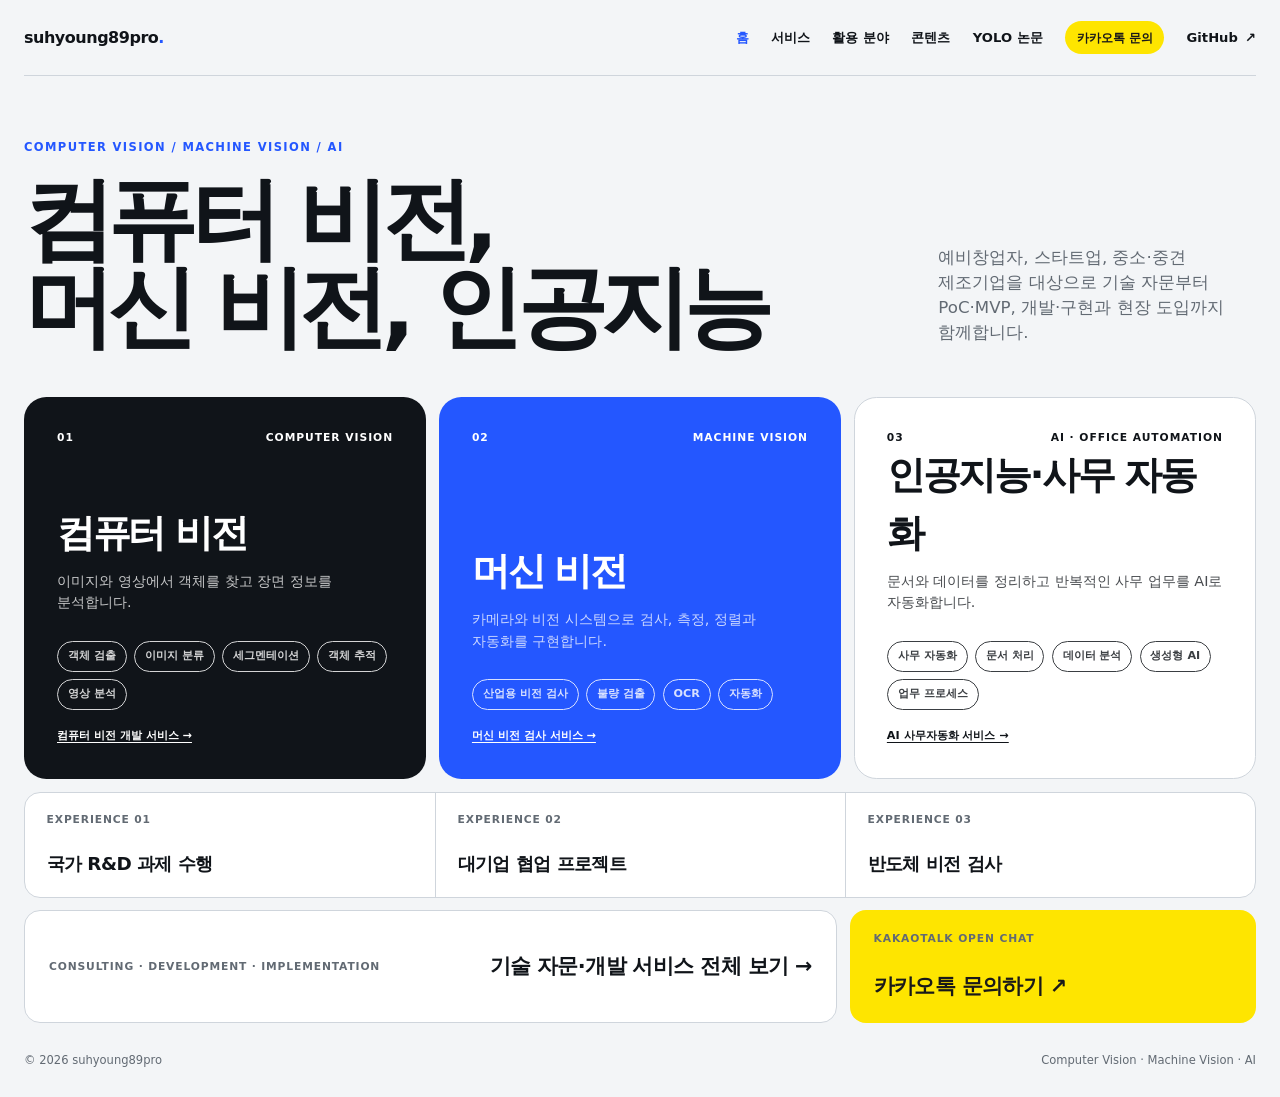
<file: index.html>
<!doctype html>
<html lang="ko">
  <head>
    <meta charset="UTF-8" />
    <meta name="viewport" content="width=device-width, initial-scale=1.0" />
    <meta
      name="description"
      content="예비창업자·스타트업·중소·중견 제조기업을 위한 컴퓨터 비전, 머신 비전, AI 개발. 기술 자문부터 PoC·MVP, 비전 검사와 사무자동화 구현·도입까지 지원합니다."
    />
    <link rel="canonical" href="https://suhyoung89pro.github.io/" />
    <meta name="theme-color" content="#f3f5f7" />
    <meta property="og:type" content="website" />
    <meta property="og:site_name" content="suhyoung89pro" />
    <meta property="og:locale" content="ko_KR" />
    <meta property="og:title" content="컴퓨터 비전·머신 비전·AI 개발 | suhyoung89pro" />
    <meta
      property="og:description"
      content="예비창업자·스타트업·제조기업의 AI 프로젝트를 기술 자문부터 개발과 현장 도입까지 지원합니다."
    />
    <meta property="og:url" content="https://suhyoung89pro.github.io/" />
    <meta property="og:image" content="https://suhyoung89pro.github.io/og.png" />
    <meta property="og:image:alt" content="컴퓨터 비전, 머신 비전, 인공지능 개인 프로필" />
    <meta name="twitter:card" content="summary_large_image" />
    <meta name="twitter:title" content="컴퓨터 비전·머신 비전·AI 개발 | suhyoung89pro" />
    <meta
      name="twitter:description"
      content="예비창업자·스타트업·제조기업의 AI 프로젝트를 기술 자문부터 개발과 현장 도입까지 지원합니다."
    />
    <title>컴퓨터 비전·머신 비전·AI 개발 | suhyoung89pro</title>
    <link rel="stylesheet" href="./styles.css" />
    <link rel="stylesheet" href="./site-additions.css" />
  </head>
  <body>
    <a class="skip-link" href="#content">본문으로 건너뛰기</a>

    <div class="page-shell">
      <header class="site-header">
        <a class="identity" href="./index.html" aria-label="홈페이지로 이동">
          suhyoung89pro<span>.</span>
        </a>
        <div class="header-actions">
          <a class="nav-link" href="./index.html" aria-current="page">홈</a>
          <a class="nav-link" href="./services.html">서비스</a>
          <a class="nav-link" href="./use-cases.html">활용 분야</a>
          <a class="nav-link" href="./content-radar/">콘텐츠</a>
          <a class="nav-link" href="./yolo-research.html">YOLO 논문</a>
          <a class="kakao-link" href="https://open.kakao.com/o/sXB5RXyi" target="_blank" rel="noopener noreferrer">
            카카오톡 문의
          </a>
          <a class="github-link" href="https://github.com/suhyoung89pro">
            GitHub <span aria-hidden="true">↗</span>
          </a>
        </div>
      </header>

      <main id="content">
        <section class="intro" aria-labelledby="page-title">
          <p class="kicker">Computer Vision / Machine Vision / AI</p>
          <div class="intro-row">
            <h1 id="page-title">컴퓨터 비전,<br />머신 비전, 인공지능</h1>
            <p>
              예비창업자, 스타트업, 중소·중견 제조기업을 대상으로 기술 자문부터
              PoC·MVP, 개발·구현과 현장 도입까지 함께합니다.
            </p>
          </div>
        </section>

        <section class="focus-grid" aria-label="관심 기술">
          <article class="focus-card focus-card-dark">
            <div class="card-top">
              <span>01</span>
              <span>Computer Vision</span>
            </div>
            <div class="card-content">
              <h2>컴퓨터 비전</h2>
              <p>이미지와 영상에서 객체를 찾고 장면 정보를 분석합니다.</p>
              <ul aria-label="컴퓨터 비전 관심 기술">
                <li>객체 검출</li>
                <li>이미지 분류</li>
                <li>세그멘테이션</li>
                <li>객체 추적</li>
                <li>영상 분석</li>
              </ul>
              <a class="card-detail-link" href="./services.html#computer-vision">컴퓨터 비전 개발 서비스 →</a>
            </div>
          </article>

          <article class="focus-card focus-card-blue">
            <div class="card-top">
              <span>02</span>
              <span>Machine Vision</span>
            </div>
            <div class="card-content">
              <h2>머신 비전</h2>
              <p>카메라와 비전 시스템으로 검사, 측정, 정렬과 자동화를 구현합니다.</p>
              <ul aria-label="머신 비전 관심 기술">
                <li>산업용 비전 검사</li>
                <li>불량 검출</li>
                <li>OCR</li>
                <li>자동화</li>
              </ul>
              <a class="card-detail-link" href="./services.html#machine-vision">머신 비전 검사 서비스 →</a>
            </div>
          </article>

          <article class="focus-card focus-card-light">
            <div class="card-top">
              <span>03</span>
              <span>AI · Office Automation</span>
            </div>
            <div class="card-content">
              <h2>인공지능·사무 자동화</h2>
              <p>문서와 데이터를 정리하고 반복적인 사무 업무를 AI로 자동화합니다.</p>
              <ul aria-label="인공지능 관심 기술">
                <li>사무 자동화</li>
                <li>문서 처리</li>
                <li>데이터 분석</li>
                <li>생성형 AI</li>
                <li>업무 프로세스</li>
              </ul>
              <a class="card-detail-link" href="./services.html#office-automation">AI 사무자동화 서비스 →</a>
            </div>
          </article>
        </section>

        <section class="experience-strip" aria-label="수행 경험">
          <div><span>Experience 01</span><strong>국가 R&amp;D 과제 수행</strong></div>
          <div><span>Experience 02</span><strong>대기업 협업 프로젝트</strong></div>
          <div><span>Experience 03</span><strong>반도체 비전 검사</strong></div>
        </section>

        <div class="home-actions">
          <a class="use-cases-link" href="./services.html">
            <span>Consulting · Development · Implementation</span>
            <strong>기술 자문·개발 서비스 전체 보기 →</strong>
          </a>
          <a class="project-contact" href="https://open.kakao.com/o/sXB5RXyi" target="_blank" rel="noopener noreferrer">
            <span>KakaoTalk Open Chat</span>
            <strong>카카오톡 문의하기 ↗</strong>
          </a>
        </div>
      </main>

      <footer class="site-footer">
        <p>© 2026 suhyoung89pro</p>
        <p>Computer Vision · Machine Vision · AI</p>
      </footer>
    </div>
  </body>
</html>
</file>
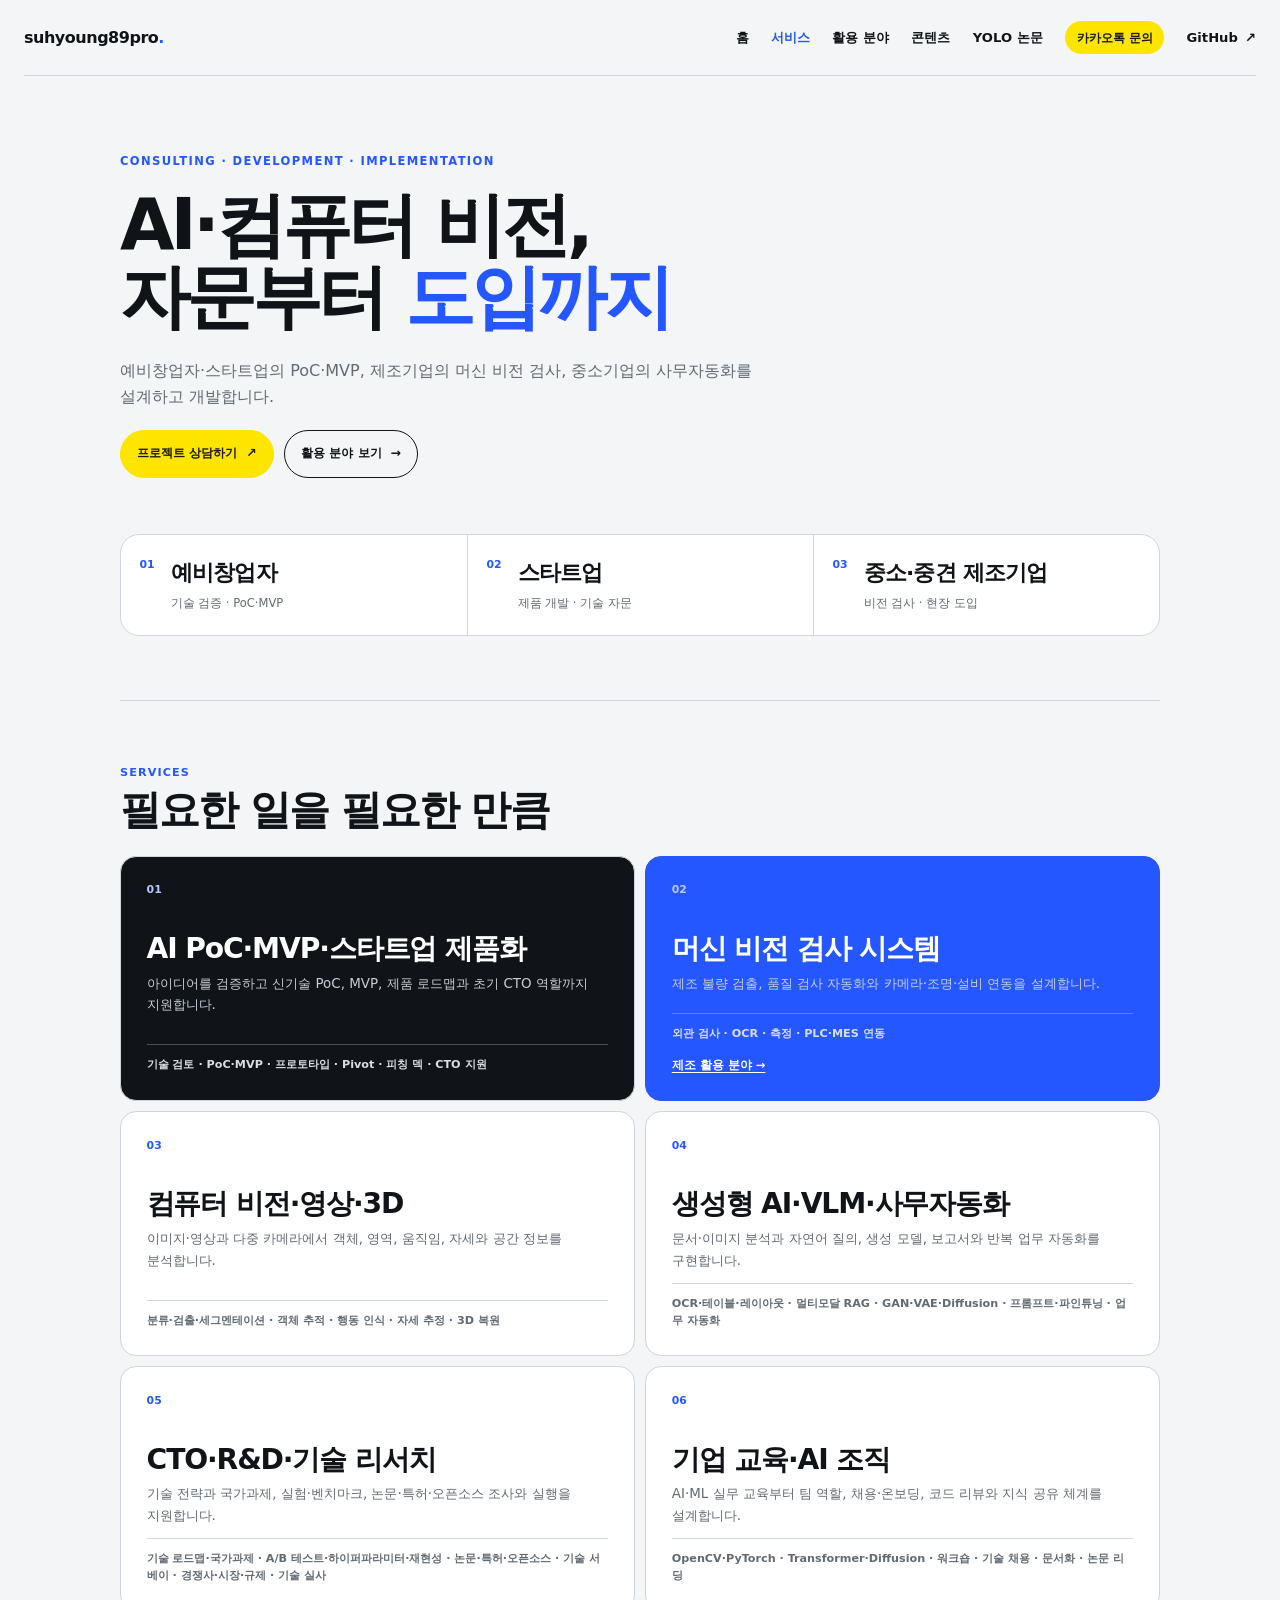
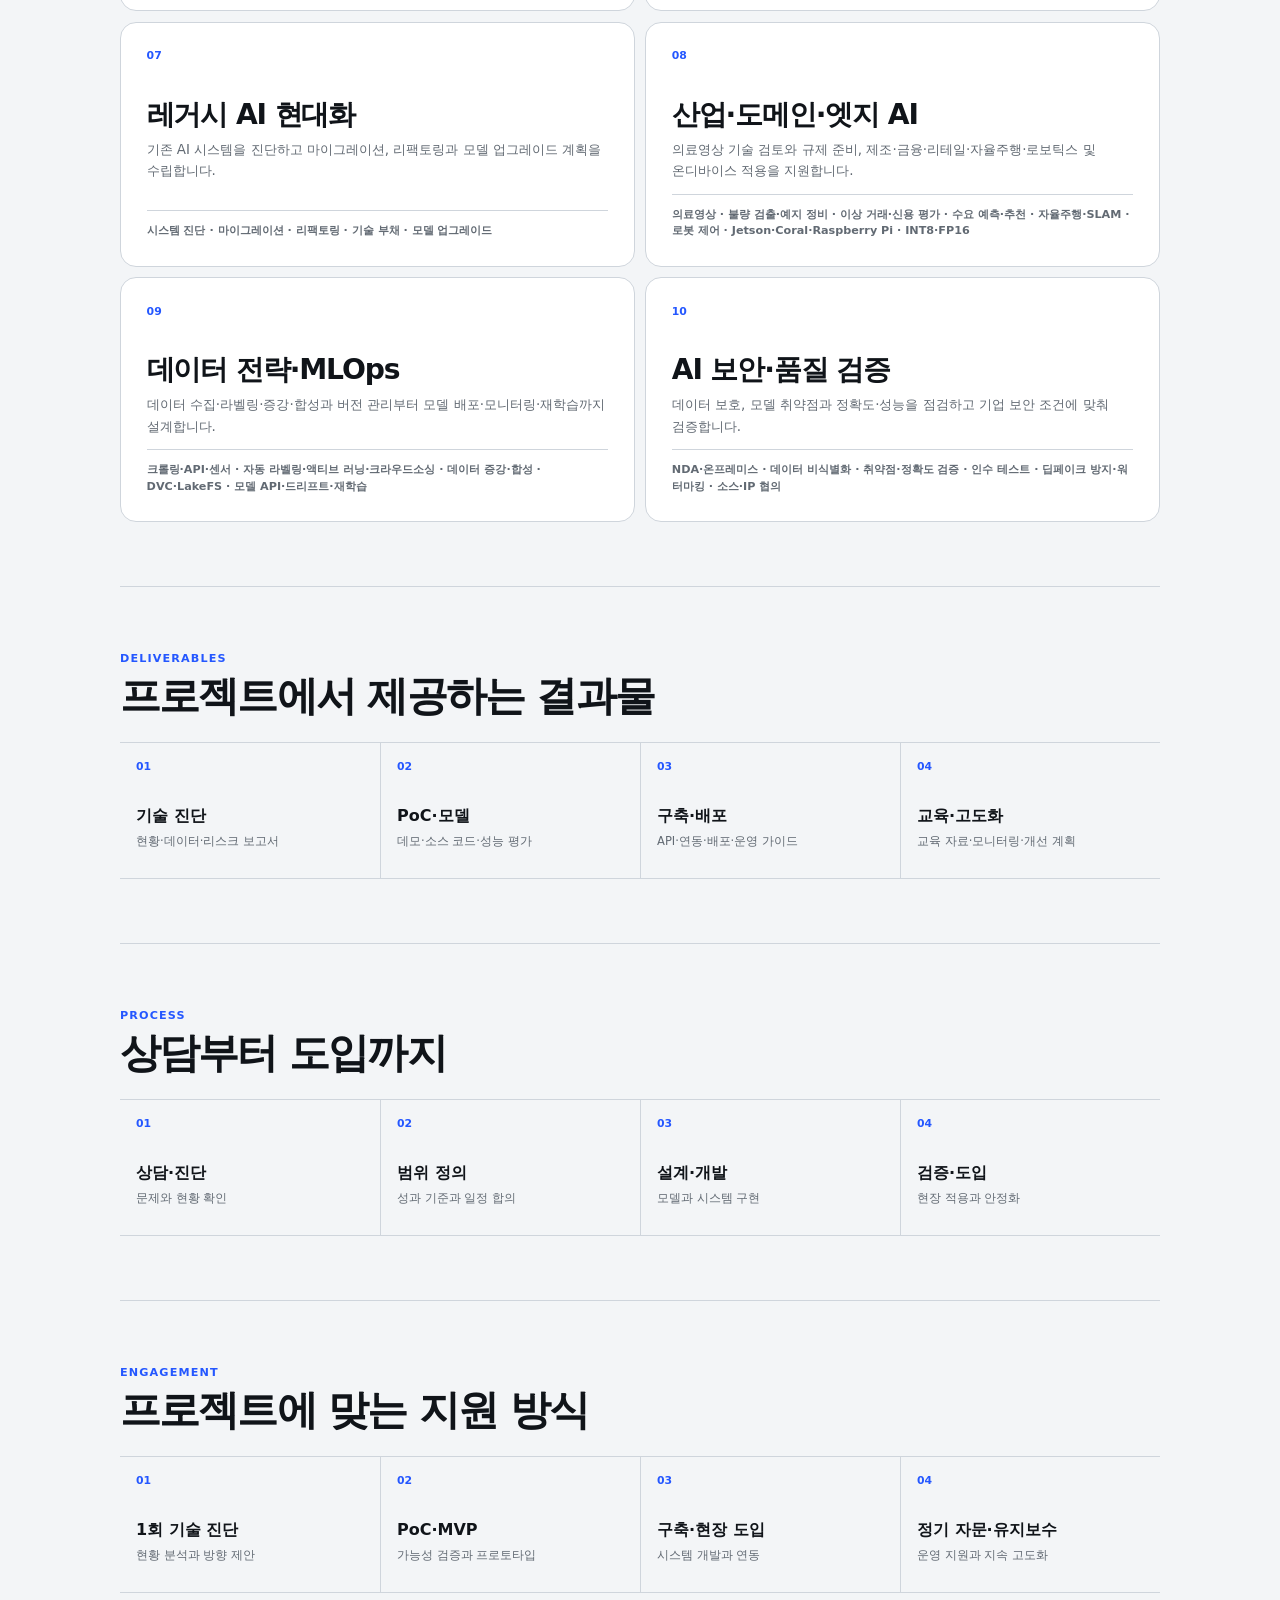
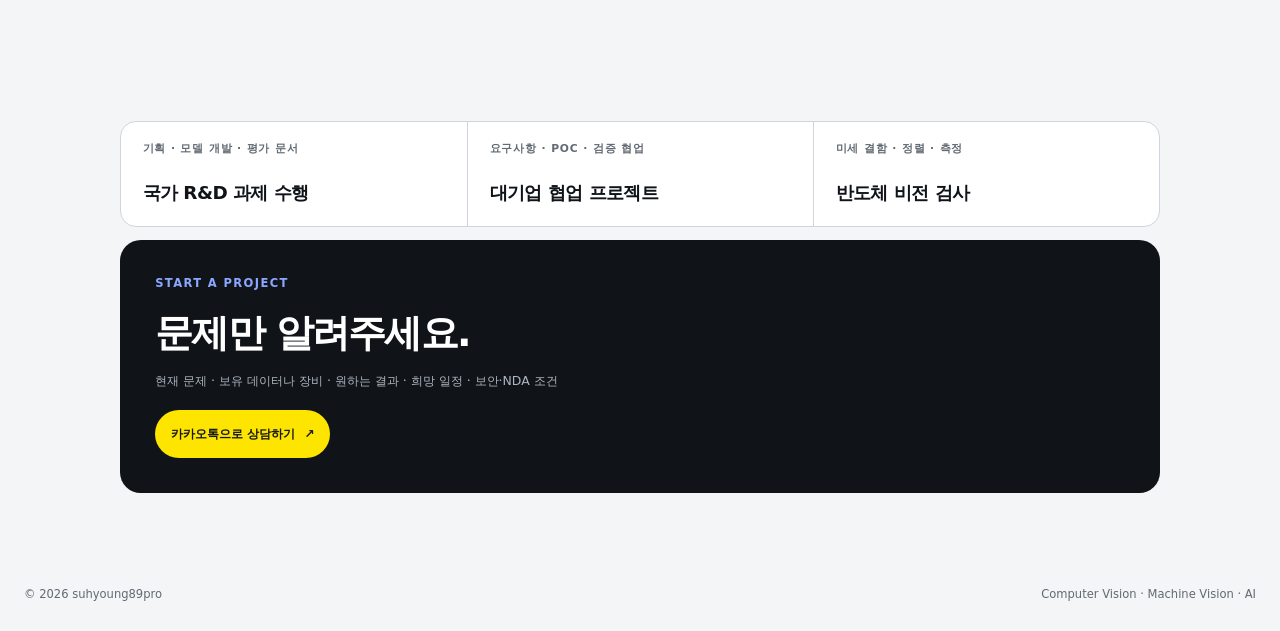
<file: services.html>
<!doctype html>
<html lang="ko">
  <head>
    <meta charset="UTF-8" />
    <meta name="viewport" content="width=device-width, initial-scale=1.0" />
    <meta
      name="description"
      content="예비창업자·스타트업·중소·중견 제조기업을 위한 AI 기술 자문과 개발. 컴퓨터 비전, 머신 비전 검사, 사무자동화, PoC·MVP를 자문부터 현장 도입까지 지원합니다."
    />
    <link rel="canonical" href="https://suhyoung89pro.github.io/services.html" />
    <meta name="theme-color" content="#f3f5f7" />
    <meta property="og:type" content="website" />
    <meta property="og:site_name" content="suhyoung89pro" />
    <meta property="og:locale" content="ko_KR" />
    <meta property="og:title" content="AI PoC·MVP·머신 비전 개발 | 기술 자문·도입" />
    <meta
      property="og:description"
      content="컴퓨터 비전, 머신 비전 검사, AI 사무자동화를 기술 자문부터 개발·현장 도입까지 지원합니다."
    />
    <meta property="og:url" content="https://suhyoung89pro.github.io/services.html" />
    <meta property="og:image" content="https://suhyoung89pro.github.io/og.png" />
    <meta property="og:image:alt" content="AI 기술 자문, 개발 및 현장 도입 서비스" />
    <meta name="twitter:card" content="summary_large_image" />
    <title>AI PoC·MVP·머신 비전 개발 | 기술 자문·도입</title>
    <link rel="stylesheet" href="./styles.css" />
    <link rel="stylesheet" href="./site-additions.css" />
    <link rel="stylesheet" href="./services.css" />
  </head>
  <body>
    <a class="skip-link" href="#content">본문으로 건너뛰기</a>

    <div class="page-shell">
      <header class="site-header">
        <a class="identity" href="./index.html" aria-label="홈페이지로 이동">
          suhyoung89pro<span>.</span>
        </a>
        <div class="header-actions">
          <a class="nav-link" href="./index.html">홈</a>
          <a class="nav-link" href="./services.html" aria-current="page">서비스</a>
          <a class="nav-link" href="./use-cases.html">활용 분야</a>
          <a class="nav-link" href="./content-radar/">콘텐츠</a>
          <a class="nav-link" href="./yolo-research.html">YOLO 논문</a>
          <a
            class="kakao-link"
            href="https://open.kakao.com/o/sXB5RXyi"
            target="_blank"
            rel="noopener noreferrer"
          >
            카카오톡 문의
          </a>
          <a class="github-link" href="https://github.com/suhyoung89pro">
            GitHub <span aria-hidden="true">↗</span>
          </a>
        </div>
      </header>

      <main id="content" class="services-main">
        <section class="services-hero" aria-labelledby="services-title">
          <p class="kicker">Consulting · Development · Implementation</p>
          <h1 id="services-title">
            AI·컴퓨터 비전,<br />
            자문부터 <span>도입까지</span>
          </h1>
          <div class="hero-summary">
            <p>
              예비창업자·스타트업의 PoC·MVP, 제조기업의 머신 비전 검사,
              중소기업의 사무자동화를 설계하고 개발합니다.
            </p>
            <div class="hero-actions">
              <a
                class="primary-cta"
                href="https://open.kakao.com/o/sXB5RXyi"
                target="_blank"
                rel="noopener noreferrer"
              >
                프로젝트 상담하기 <span aria-hidden="true">↗</span>
              </a>
              <a class="secondary-cta" href="./use-cases.html">
                활용 분야 보기 <span aria-hidden="true">→</span>
              </a>
            </div>
          </div>
        </section>

        <section class="audience-strip" aria-label="대상 고객">
          <article>
            <span>01</span>
            <strong>예비창업자</strong>
            <p>기술 검증 · PoC·MVP</p>
          </article>
          <article>
            <span>02</span>
            <strong>스타트업</strong>
            <p>제품 개발 · 기술 자문</p>
          </article>
          <article>
            <span>03</span>
            <strong>중소·중견 제조기업</strong>
            <p>비전 검사 · 현장 도입</p>
          </article>
        </section>

        <section class="service-scope" aria-labelledby="scope-heading">
          <div class="section-heading">
            <p>Services</p>
            <h2 id="scope-heading">필요한 일을 필요한 만큼</h2>
          </div>

          <div class="service-grid">
            <article id="ai-poc-mvp" class="service-card service-card-dark">
              <span class="service-number">01</span>
              <h2>AI PoC·MVP·스타트업 제품화</h2>
              <p>아이디어를 검증하고 신기술 PoC, MVP, 제품 로드맵과 초기 CTO 역할까지 지원합니다.</p>
              <p class="service-tags">기술 검토 · PoC·MVP · 프로토타입 · Pivot · 피칭 덱 · CTO 지원</p>
            </article>

            <article id="machine-vision" class="service-card service-card-blue">
              <span class="service-number">02</span>
              <h2>머신 비전 검사 시스템</h2>
              <p>제조 불량 검출, 품질 검사 자동화와 카메라·조명·설비 연동을 설계합니다.</p>
              <p class="service-tags">외관 검사 · OCR · 측정 · PLC·MES 연동</p>
              <a href="./use-cases.html#precision">제조 활용 분야 →</a>
            </article>

            <article id="computer-vision" class="service-card">
              <span class="service-number">03</span>
              <h2>컴퓨터 비전·영상·3D</h2>
              <p>이미지·영상과 다중 카메라에서 객체, 영역, 움직임, 자세와 공간 정보를 분석합니다.</p>
              <p class="service-tags">분류·검출·세그멘테이션 · 객체 추적 · 행동 인식 · 자세 추정 · 3D 복원</p>
            </article>

            <article id="office-automation" class="service-card">
              <span class="service-number">04</span>
              <h2>생성형 AI·VLM·사무자동화</h2>
              <p>문서·이미지 분석과 자연어 질의, 생성 모델, 보고서와 반복 업무 자동화를 구현합니다.</p>
              <p class="service-tags">OCR·테이블·레이아웃 · 멀티모달 RAG · GAN·VAE·Diffusion · 프롬프트·파인튜닝 · 업무 자동화</p>
            </article>

            <article id="tech-advisory" class="service-card">
              <span class="service-number">05</span>
              <h2>CTO·R&amp;D·기술 리서치</h2>
              <p>기술 전략과 국가과제, 실험·벤치마크, 논문·특허·오픈소스 조사와 실행을 지원합니다.</p>
              <p class="service-tags">기술 로드맵·국가과제 · A/B 테스트·하이퍼파라미터·재현성 · 논문·특허·오픈소스 · 기술 서베이 · 경쟁사·시장·규제 · 기술 실사</p>
            </article>

            <article id="training" class="service-card">
              <span class="service-number">06</span>
              <h2>기업 교육·AI 조직</h2>
              <p>AI·ML 실무 교육부터 팀 역할, 채용·온보딩, 코드 리뷰와 지식 공유 체계를 설계합니다.</p>
              <p class="service-tags">OpenCV·PyTorch · Transformer·Diffusion · 워크숍 · 기술 채용 · 문서화 · 논문 리딩</p>
            </article>

            <article id="legacy-modernization" class="service-card">
              <span class="service-number">07</span>
              <h2>레거시 AI 현대화</h2>
              <p>기존 AI 시스템을 진단하고 마이그레이션, 리팩토링과 모델 업그레이드 계획을 수립합니다.</p>
              <p class="service-tags">시스템 진단 · 마이그레이션 · 리팩토링 · 기술 부채 · 모델 업그레이드</p>
            </article>

            <article id="domain-ai" class="service-card">
              <span class="service-number">08</span>
              <h2>산업·도메인·엣지 AI</h2>
              <p>의료영상 기술 검토와 규제 준비, 제조·금융·리테일·자율주행·로보틱스 및 온디바이스 적용을 지원합니다.</p>
              <p class="service-tags">의료영상 · 불량 검출·예지 정비 · 이상 거래·신용 평가 · 수요 예측·추천 · 자율주행·SLAM · 로봇 제어 · Jetson·Coral·Raspberry Pi · INT8·FP16</p>
            </article>

            <article id="data-strategy" class="service-card">
              <span class="service-number">09</span>
              <h2>데이터 전략·MLOps</h2>
              <p>데이터 수집·라벨링·증강·합성과 버전 관리부터 모델 배포·모니터링·재학습까지 설계합니다.</p>
              <p class="service-tags">크롤링·API·센서 · 자동 라벨링·액티브 러닝·크라우드소싱 · 데이터 증강·합성 · DVC·LakeFS · 모델 API·드리프트·재학습</p>
            </article>

            <article id="ai-security-validation" class="service-card">
              <span class="service-number">10</span>
              <h2>AI 보안·품질 검증</h2>
              <p>데이터 보호, 모델 취약점과 정확도·성능을 점검하고 기업 보안 조건에 맞춰 검증합니다.</p>
              <p class="service-tags">NDA·온프레미스 · 데이터 비식별화 · 취약점·정확도 검증 · 인수 테스트 · 딥페이크 방지·워터마킹 · 소스·IP 협의</p>
            </article>
          </div>
        </section>

        <section class="process-section" aria-labelledby="deliverables-title">
          <div class="section-heading">
            <p>Deliverables</p>
            <h2 id="deliverables-title">프로젝트에서 제공하는 결과물</h2>
          </div>
          <ol class="process-grid">
            <li><span>01</span><strong>기술 진단</strong><p>현황·데이터·리스크 보고서</p></li>
            <li><span>02</span><strong>PoC·모델</strong><p>데모·소스 코드·성능 평가</p></li>
            <li><span>03</span><strong>구축·배포</strong><p>API·연동·배포·운영 가이드</p></li>
            <li><span>04</span><strong>교육·고도화</strong><p>교육 자료·모니터링·개선 계획</p></li>
          </ol>
        </section>

        <section class="process-section" aria-labelledby="process-title">
          <div class="section-heading">
            <p>Process</p>
            <h2 id="process-title">상담부터 도입까지</h2>
          </div>
          <ol class="process-grid">
            <li><span>01</span><strong>상담·진단</strong><p>문제와 현황 확인</p></li>
            <li><span>02</span><strong>범위 정의</strong><p>성과 기준과 일정 합의</p></li>
            <li><span>03</span><strong>설계·개발</strong><p>모델과 시스템 구현</p></li>
            <li><span>04</span><strong>검증·도입</strong><p>현장 적용과 안정화</p></li>
          </ol>
        </section>

        <section class="process-section" aria-labelledby="engagement-title">
          <div class="section-heading">
            <p>Engagement</p>
            <h2 id="engagement-title">프로젝트에 맞는 지원 방식</h2>
          </div>
          <ol class="process-grid">
            <li><span>01</span><strong>1회 기술 진단</strong><p>현황 분석과 방향 제안</p></li>
            <li><span>02</span><strong>PoC·MVP</strong><p>가능성 검증과 프로토타입</p></li>
            <li><span>03</span><strong>구축·현장 도입</strong><p>시스템 개발과 연동</p></li>
            <li><span>04</span><strong>정기 자문·유지보수</strong><p>운영 지원과 지속 고도화</p></li>
          </ol>
        </section>

        <section class="experience-strip services-experience" aria-label="수행 경험">
          <div><span>기획 · 모델 개발 · 평가 문서</span><strong>국가 R&amp;D 과제 수행</strong></div>
          <div><span>요구사항 · PoC · 검증 협업</span><strong>대기업 협업 프로젝트</strong></div>
          <div><span>미세 결함 · 정렬 · 측정</span><strong>반도체 비전 검사</strong></div>
        </section>

        <aside class="services-final-cta" aria-labelledby="contact-title">
          <div>
            <p class="kicker">Start a Project</p>
            <h2 id="contact-title">문제만 알려주세요.</h2>
          </div>
          <p>현재 문제 · 보유 데이터나 장비 · 원하는 결과 · 희망 일정 · 보안·NDA 조건</p>
          <a
            href="https://open.kakao.com/o/sXB5RXyi"
            target="_blank"
            rel="noopener noreferrer"
          >
            카카오톡으로 상담하기 <span aria-hidden="true">↗</span>
          </a>
        </aside>
      </main>

      <footer class="site-footer">
        <p>© 2026 suhyoung89pro</p>
        <p>Computer Vision · Machine Vision · AI</p>
      </footer>
    </div>

    <a
      class="mobile-kakao-cta"
      href="https://open.kakao.com/o/sXB5RXyi"
      target="_blank"
      rel="noopener noreferrer"
    >
      카카오톡으로 프로젝트 상담하기
    </a>
  </body>
</html>
</file>
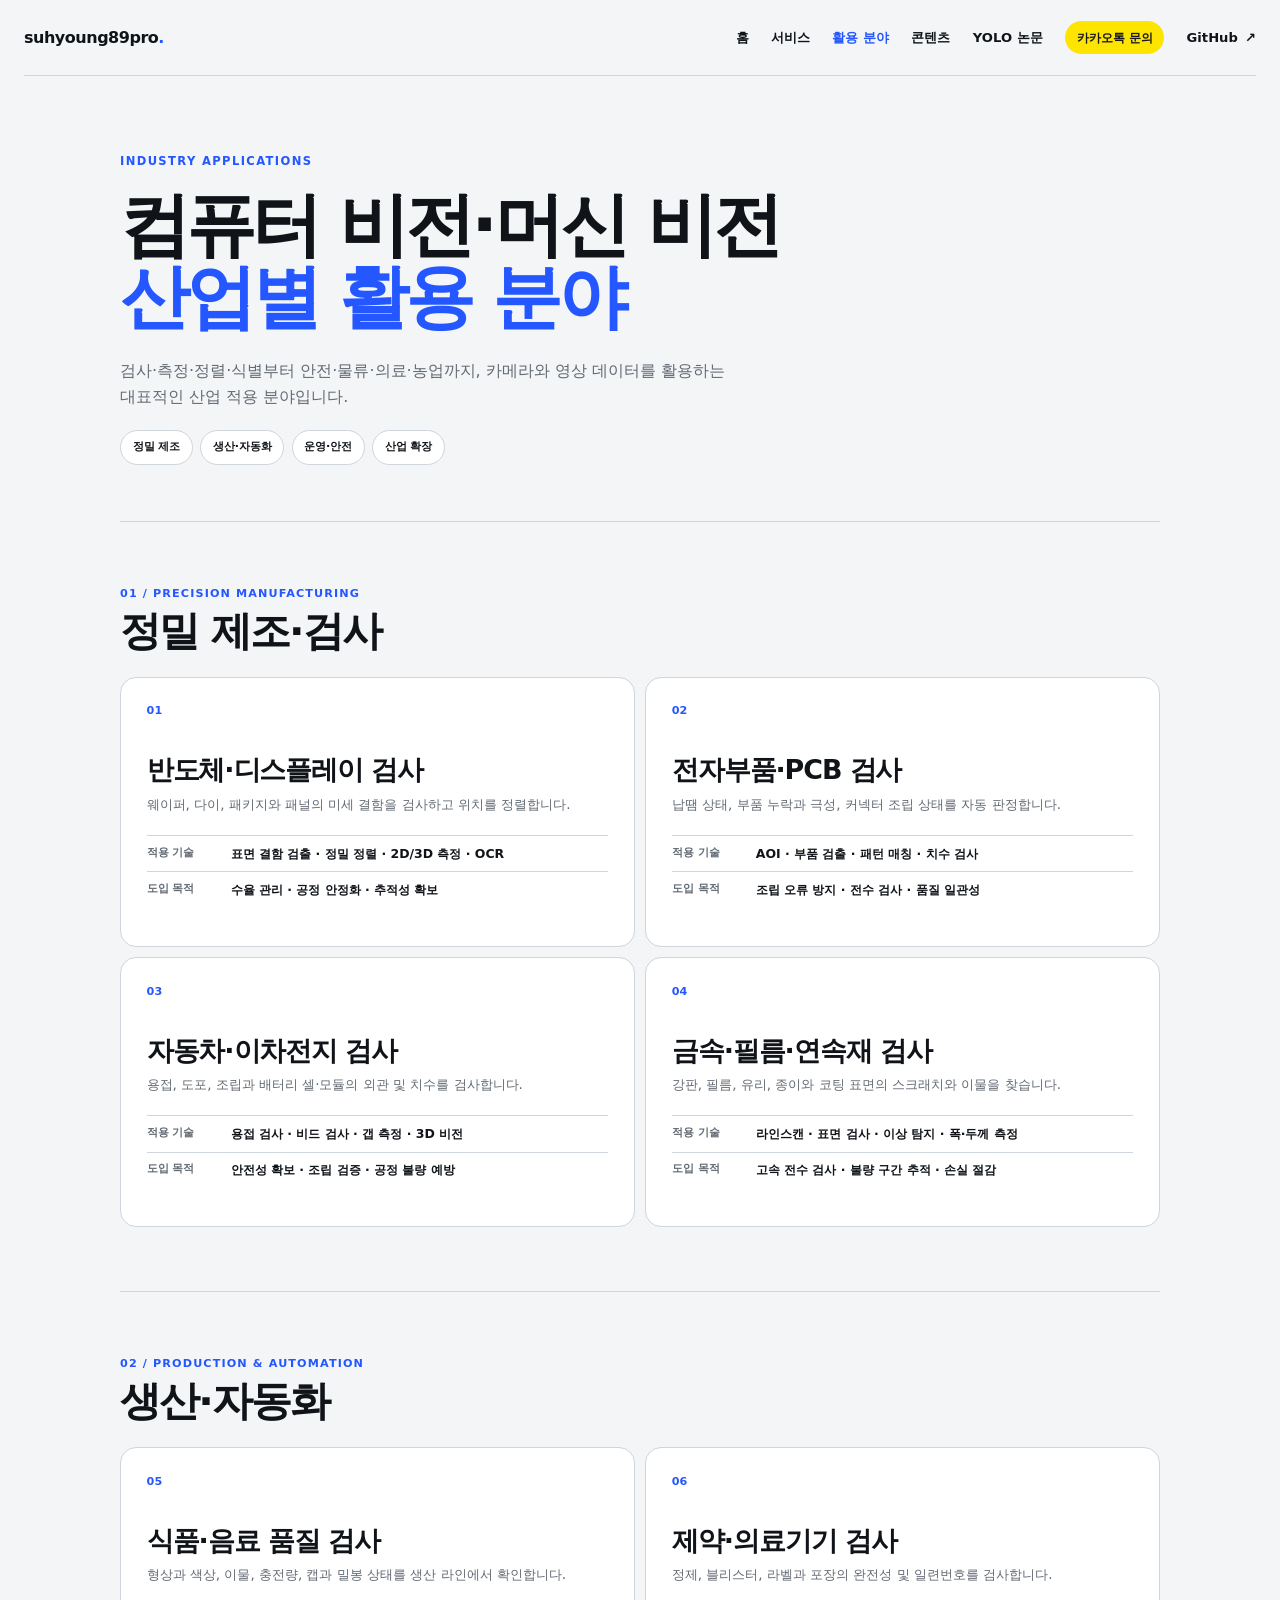
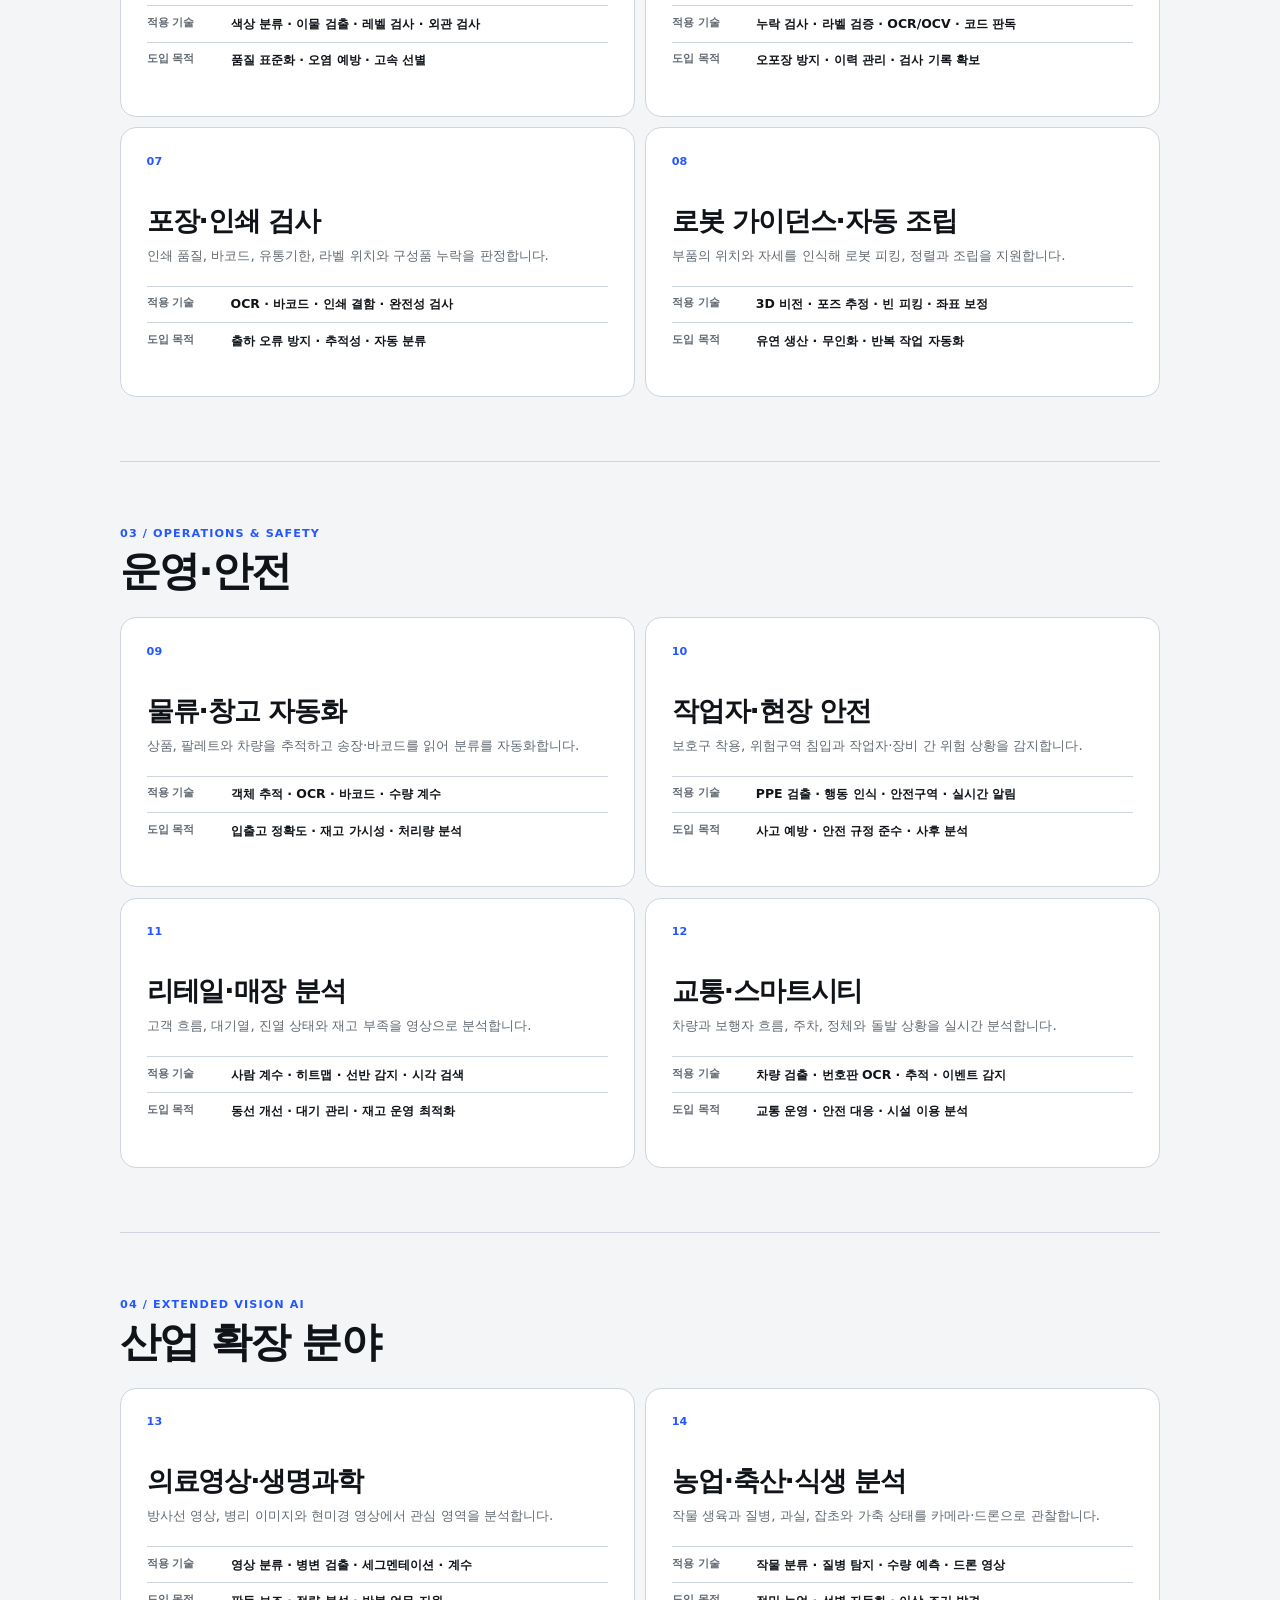
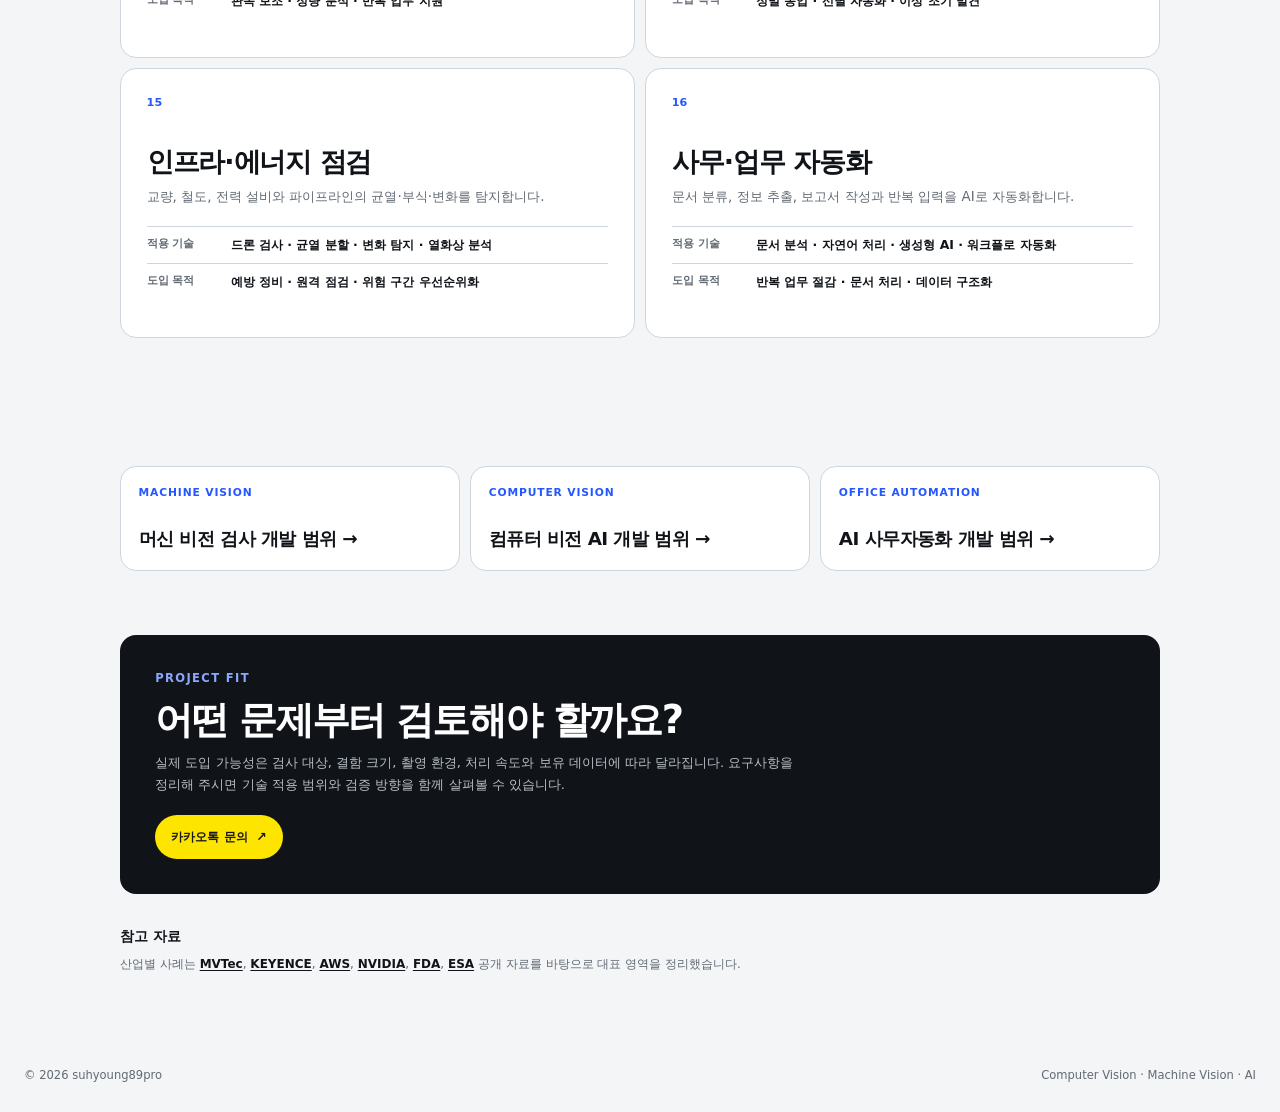
<file: use-cases.html>
<!doctype html>
<html lang="ko">
  <head>
    <meta charset="UTF-8" />
    <meta name="viewport" content="width=device-width, initial-scale=1.0" />
    <meta
      name="description"
      content="반도체 검사, 제조 불량 검출, OCR, 로봇 가이던스, 안전 모니터링, 물류, 의료, 농업 등 컴퓨터 비전과 머신 비전의 산업별 활용 분야를 소개합니다."
    />
    <link rel="canonical" href="https://suhyoung89pro.github.io/use-cases.html" />
    <meta name="theme-color" content="#f3f5f7" />
    <meta property="og:type" content="article" />
    <meta property="og:site_name" content="suhyoung89pro" />
    <meta property="og:locale" content="ko_KR" />
    <meta property="og:title" content="컴퓨터 비전·머신 비전 산업별 활용 분야" />
    <meta
      property="og:description"
      content="제조 검사와 자동화부터 안전, 물류, 의료, 농업까지 산업별 비전 AI 활용 분야를 정리했습니다."
    />
    <meta property="og:url" content="https://suhyoung89pro.github.io/use-cases.html" />
    <meta property="og:image" content="https://suhyoung89pro.github.io/og.png" />
    <meta property="og:image:alt" content="컴퓨터 비전과 머신 비전 산업별 활용 분야" />
    <meta name="twitter:card" content="summary_large_image" />
    <title>컴퓨터 비전·머신 비전 활용 분야 | 산업별 적용 사례</title>
    <link rel="stylesheet" href="./styles.css" />
    <link rel="stylesheet" href="./site-additions.css" />
    <link rel="stylesheet" href="./use-cases.css" />
  </head>
  <body>
    <a class="skip-link" href="#content">본문으로 건너뛰기</a>

    <div class="page-shell">
      <header class="site-header">
        <a class="identity" href="./index.html" aria-label="홈페이지로 이동">
          suhyoung89pro<span>.</span>
        </a>
        <div class="header-actions">
          <a class="nav-link" href="./index.html">홈</a>
          <a class="nav-link" href="./services.html">서비스</a>
          <a class="nav-link" href="./use-cases.html" aria-current="page">활용 분야</a>
          <a class="nav-link" href="./content-radar/">콘텐츠</a>
          <a class="nav-link" href="./yolo-research.html">YOLO 논문</a>
          <a class="kakao-link" href="https://open.kakao.com/o/sXB5RXyi" target="_blank" rel="noopener noreferrer">
            카카오톡 문의
          </a>
          <a class="github-link" href="https://github.com/suhyoung89pro">
            GitHub <span aria-hidden="true">↗</span>
          </a>
        </div>
      </header>

      <main id="content" class="cases-main">
        <section class="cases-hero" aria-labelledby="cases-title">
          <p class="kicker">Industry Applications</p>
          <h1 id="cases-title">컴퓨터 비전·머신 비전<br /><span>산업별 활용 분야</span></h1>
          <p class="cases-lead">
            검사·측정·정렬·식별부터 안전·물류·의료·농업까지,
            카메라와 영상 데이터를 활용하는 대표적인 산업 적용 분야입니다.
          </p>
          <nav class="case-jump-nav" aria-label="산업별 활용 분야 분류">
            <a href="#precision">정밀 제조</a>
            <a href="#production">생산·자동화</a>
            <a href="#operations">운영·안전</a>
            <a href="#vision-ai">산업 확장</a>
          </nav>
        </section>

        <section id="precision" class="case-section" aria-labelledby="precision-title">
          <div class="case-section-heading">
            <p>01 / Precision Manufacturing</p>
            <h2 id="precision-title">정밀 제조·검사</h2>
          </div>
          <div class="case-grid">
            <article class="case-card">
              <p class="case-index">01</p>
              <h3>반도체·디스플레이 검사</h3>
              <p>웨이퍼, 다이, 패키지와 패널의 미세 결함을 검사하고 위치를 정렬합니다.</p>
              <dl>
                <div><dt>적용 기술</dt><dd>표면 결함 검출 · 정밀 정렬 · 2D/3D 측정 · OCR</dd></div>
                <div><dt>도입 목적</dt><dd>수율 관리 · 공정 안정화 · 추적성 확보</dd></div>
              </dl>
            </article>

            <article class="case-card">
              <p class="case-index">02</p>
              <h3>전자부품·PCB 검사</h3>
              <p>납땜 상태, 부품 누락과 극성, 커넥터 조립 상태를 자동 판정합니다.</p>
              <dl>
                <div><dt>적용 기술</dt><dd>AOI · 부품 검출 · 패턴 매칭 · 치수 검사</dd></div>
                <div><dt>도입 목적</dt><dd>조립 오류 방지 · 전수 검사 · 품질 일관성</dd></div>
              </dl>
            </article>

            <article class="case-card">
              <p class="case-index">03</p>
              <h3>자동차·이차전지 검사</h3>
              <p>용접, 도포, 조립과 배터리 셀·모듈의 외관 및 치수를 검사합니다.</p>
              <dl>
                <div><dt>적용 기술</dt><dd>용접 검사 · 비드 검사 · 갭 측정 · 3D 비전</dd></div>
                <div><dt>도입 목적</dt><dd>안전성 확보 · 조립 검증 · 공정 불량 예방</dd></div>
              </dl>
            </article>

            <article class="case-card">
              <p class="case-index">04</p>
              <h3>금속·필름·연속재 검사</h3>
              <p>강판, 필름, 유리, 종이와 코팅 표면의 스크래치와 이물을 찾습니다.</p>
              <dl>
                <div><dt>적용 기술</dt><dd>라인스캔 · 표면 검사 · 이상 탐지 · 폭·두께 측정</dd></div>
                <div><dt>도입 목적</dt><dd>고속 전수 검사 · 불량 구간 추적 · 손실 절감</dd></div>
              </dl>
            </article>
          </div>
        </section>

        <section id="production" class="case-section" aria-labelledby="production-title">
          <div class="case-section-heading">
            <p>02 / Production &amp; Automation</p>
            <h2 id="production-title">생산·자동화</h2>
          </div>
          <div class="case-grid">
            <article class="case-card">
              <p class="case-index">05</p>
              <h3>식품·음료 품질 검사</h3>
              <p>형상과 색상, 이물, 충전량, 캡과 밀봉 상태를 생산 라인에서 확인합니다.</p>
              <dl>
                <div><dt>적용 기술</dt><dd>색상 분류 · 이물 검출 · 레벨 검사 · 외관 검사</dd></div>
                <div><dt>도입 목적</dt><dd>품질 표준화 · 오염 예방 · 고속 선별</dd></div>
              </dl>
            </article>

            <article class="case-card">
              <p class="case-index">06</p>
              <h3>제약·의료기기 검사</h3>
              <p>정제, 블리스터, 라벨과 포장의 완전성 및 일련번호를 검사합니다.</p>
              <dl>
                <div><dt>적용 기술</dt><dd>누락 검사 · 라벨 검증 · OCR/OCV · 코드 판독</dd></div>
                <div><dt>도입 목적</dt><dd>오포장 방지 · 이력 관리 · 검사 기록 확보</dd></div>
              </dl>
            </article>

            <article class="case-card">
              <p class="case-index">07</p>
              <h3>포장·인쇄 검사</h3>
              <p>인쇄 품질, 바코드, 유통기한, 라벨 위치와 구성품 누락을 판정합니다.</p>
              <dl>
                <div><dt>적용 기술</dt><dd>OCR · 바코드 · 인쇄 결함 · 완전성 검사</dd></div>
                <div><dt>도입 목적</dt><dd>출하 오류 방지 · 추적성 · 자동 분류</dd></div>
              </dl>
            </article>

            <article class="case-card">
              <p class="case-index">08</p>
              <h3>로봇 가이던스·자동 조립</h3>
              <p>부품의 위치와 자세를 인식해 로봇 피킹, 정렬과 조립을 지원합니다.</p>
              <dl>
                <div><dt>적용 기술</dt><dd>3D 비전 · 포즈 추정 · 빈 피킹 · 좌표 보정</dd></div>
                <div><dt>도입 목적</dt><dd>유연 생산 · 무인화 · 반복 작업 자동화</dd></div>
              </dl>
            </article>
          </div>
        </section>

        <section id="operations" class="case-section" aria-labelledby="operations-title">
          <div class="case-section-heading">
            <p>03 / Operations &amp; Safety</p>
            <h2 id="operations-title">운영·안전</h2>
          </div>
          <div class="case-grid">
            <article class="case-card">
              <p class="case-index">09</p>
              <h3>물류·창고 자동화</h3>
              <p>상품, 팔레트와 차량을 추적하고 송장·바코드를 읽어 분류를 자동화합니다.</p>
              <dl>
                <div><dt>적용 기술</dt><dd>객체 추적 · OCR · 바코드 · 수량 계수</dd></div>
                <div><dt>도입 목적</dt><dd>입출고 정확도 · 재고 가시성 · 처리량 분석</dd></div>
              </dl>
            </article>

            <article class="case-card">
              <p class="case-index">10</p>
              <h3>작업자·현장 안전</h3>
              <p>보호구 착용, 위험구역 침입과 작업자·장비 간 위험 상황을 감지합니다.</p>
              <dl>
                <div><dt>적용 기술</dt><dd>PPE 검출 · 행동 인식 · 안전구역 · 실시간 알림</dd></div>
                <div><dt>도입 목적</dt><dd>사고 예방 · 안전 규정 준수 · 사후 분석</dd></div>
              </dl>
            </article>

            <article class="case-card">
              <p class="case-index">11</p>
              <h3>리테일·매장 분석</h3>
              <p>고객 흐름, 대기열, 진열 상태와 재고 부족을 영상으로 분석합니다.</p>
              <dl>
                <div><dt>적용 기술</dt><dd>사람 계수 · 히트맵 · 선반 감지 · 시각 검색</dd></div>
                <div><dt>도입 목적</dt><dd>동선 개선 · 대기 관리 · 재고 운영 최적화</dd></div>
              </dl>
            </article>

            <article class="case-card">
              <p class="case-index">12</p>
              <h3>교통·스마트시티</h3>
              <p>차량과 보행자 흐름, 주차, 정체와 돌발 상황을 실시간 분석합니다.</p>
              <dl>
                <div><dt>적용 기술</dt><dd>차량 검출 · 번호판 OCR · 추적 · 이벤트 감지</dd></div>
                <div><dt>도입 목적</dt><dd>교통 운영 · 안전 대응 · 시설 이용 분석</dd></div>
              </dl>
            </article>
          </div>
        </section>

        <section id="vision-ai" class="case-section" aria-labelledby="vision-ai-title">
          <div class="case-section-heading">
            <p>04 / Extended Vision AI</p>
            <h2 id="vision-ai-title">산업 확장 분야</h2>
          </div>
          <div class="case-grid">
            <article class="case-card">
              <p class="case-index">13</p>
              <h3>의료영상·생명과학</h3>
              <p>방사선 영상, 병리 이미지와 현미경 영상에서 관심 영역을 분석합니다.</p>
              <dl>
                <div><dt>적용 기술</dt><dd>영상 분류 · 병변 검출 · 세그멘테이션 · 계수</dd></div>
                <div><dt>도입 목적</dt><dd>판독 보조 · 정량 분석 · 반복 업무 지원</dd></div>
              </dl>
            </article>

            <article class="case-card">
              <p class="case-index">14</p>
              <h3>농업·축산·식생 분석</h3>
              <p>작물 생육과 질병, 과실, 잡초와 가축 상태를 카메라·드론으로 관찰합니다.</p>
              <dl>
                <div><dt>적용 기술</dt><dd>작물 분류 · 질병 탐지 · 수량 예측 · 드론 영상</dd></div>
                <div><dt>도입 목적</dt><dd>정밀 농업 · 선별 자동화 · 이상 조기 발견</dd></div>
              </dl>
            </article>

            <article class="case-card">
              <p class="case-index">15</p>
              <h3>인프라·에너지 점검</h3>
              <p>교량, 철도, 전력 설비와 파이프라인의 균열·부식·변화를 탐지합니다.</p>
              <dl>
                <div><dt>적용 기술</dt><dd>드론 검사 · 균열 분할 · 변화 탐지 · 열화상 분석</dd></div>
                <div><dt>도입 목적</dt><dd>예방 정비 · 원격 점검 · 위험 구간 우선순위화</dd></div>
              </dl>
            </article>

            <article class="case-card">
              <p class="case-index">16</p>
              <h3>사무·업무 자동화</h3>
              <p>문서 분류, 정보 추출, 보고서 작성과 반복 입력을 AI로 자동화합니다.</p>
              <dl>
                <div><dt>적용 기술</dt><dd>문서 분석 · 자연어 처리 · 생성형 AI · 워크플로 자동화</dd></div>
                <div><dt>도입 목적</dt><dd>반복 업무 절감 · 문서 처리 · 데이터 구조화</dd></div>
              </dl>
            </article>
          </div>
        </section>

        <nav class="case-service-links" aria-label="관련 개발 서비스">
          <a href="./services.html#machine-vision">
            <span>Machine Vision</span>
            <strong>머신 비전 검사 개발 범위 →</strong>
          </a>
          <a href="./services.html#computer-vision">
            <span>Computer Vision</span>
            <strong>컴퓨터 비전 AI 개발 범위 →</strong>
          </a>
          <a href="./services.html#office-automation">
            <span>Office Automation</span>
            <strong>AI 사무자동화 개발 범위 →</strong>
          </a>
        </nav>

        <aside class="scope-note" aria-labelledby="scope-title">
          <div>
            <p class="kicker">Project Fit</p>
            <h2 id="scope-title">어떤 문제부터 검토해야 할까요?</h2>
          </div>
          <p>
            실제 도입 가능성은 검사 대상, 결함 크기, 촬영 환경, 처리 속도와
            보유 데이터에 따라 달라집니다. 요구사항을 정리해 주시면 기술 적용
            범위와 검증 방향을 함께 살펴볼 수 있습니다.
          </p>
          <a href="https://open.kakao.com/o/sXB5RXyi" target="_blank" rel="noopener noreferrer">
            카카오톡 문의 <span aria-hidden="true">↗</span>
          </a>
        </aside>

        <section class="source-note" aria-labelledby="sources-title">
          <h2 id="sources-title">참고 자료</h2>
          <p>
            산업별 사례는
            <a href="https://www.mvtec.com/application-areas/applications">MVTec</a>,
            <a href="https://www.keyence.com/products/vision/resources/vision-resources/applications-of-industrial-machine-vision.jsp">KEYENCE</a>,
            <a href="https://aws.amazon.com/panorama/use-cases/">AWS</a>,
            <a href="https://developer.nvidia.com/computer-vision/faq">NVIDIA</a>,
            <a href="https://www.fda.gov/medical-devices/software-medical-device-samd/artificial-intelligence-enabled-medical-devices">FDA</a>,
            <a href="https://business.esa.int/projects/theme/food-agriculture">ESA</a>
            공개 자료를 바탕으로 대표 영역을 정리했습니다.
          </p>
        </section>
      </main>

      <footer class="site-footer">
        <p>© 2026 suhyoung89pro</p>
        <p>Computer Vision · Machine Vision · AI</p>
      </footer>
    </div>
  </body>
</html>
</file>
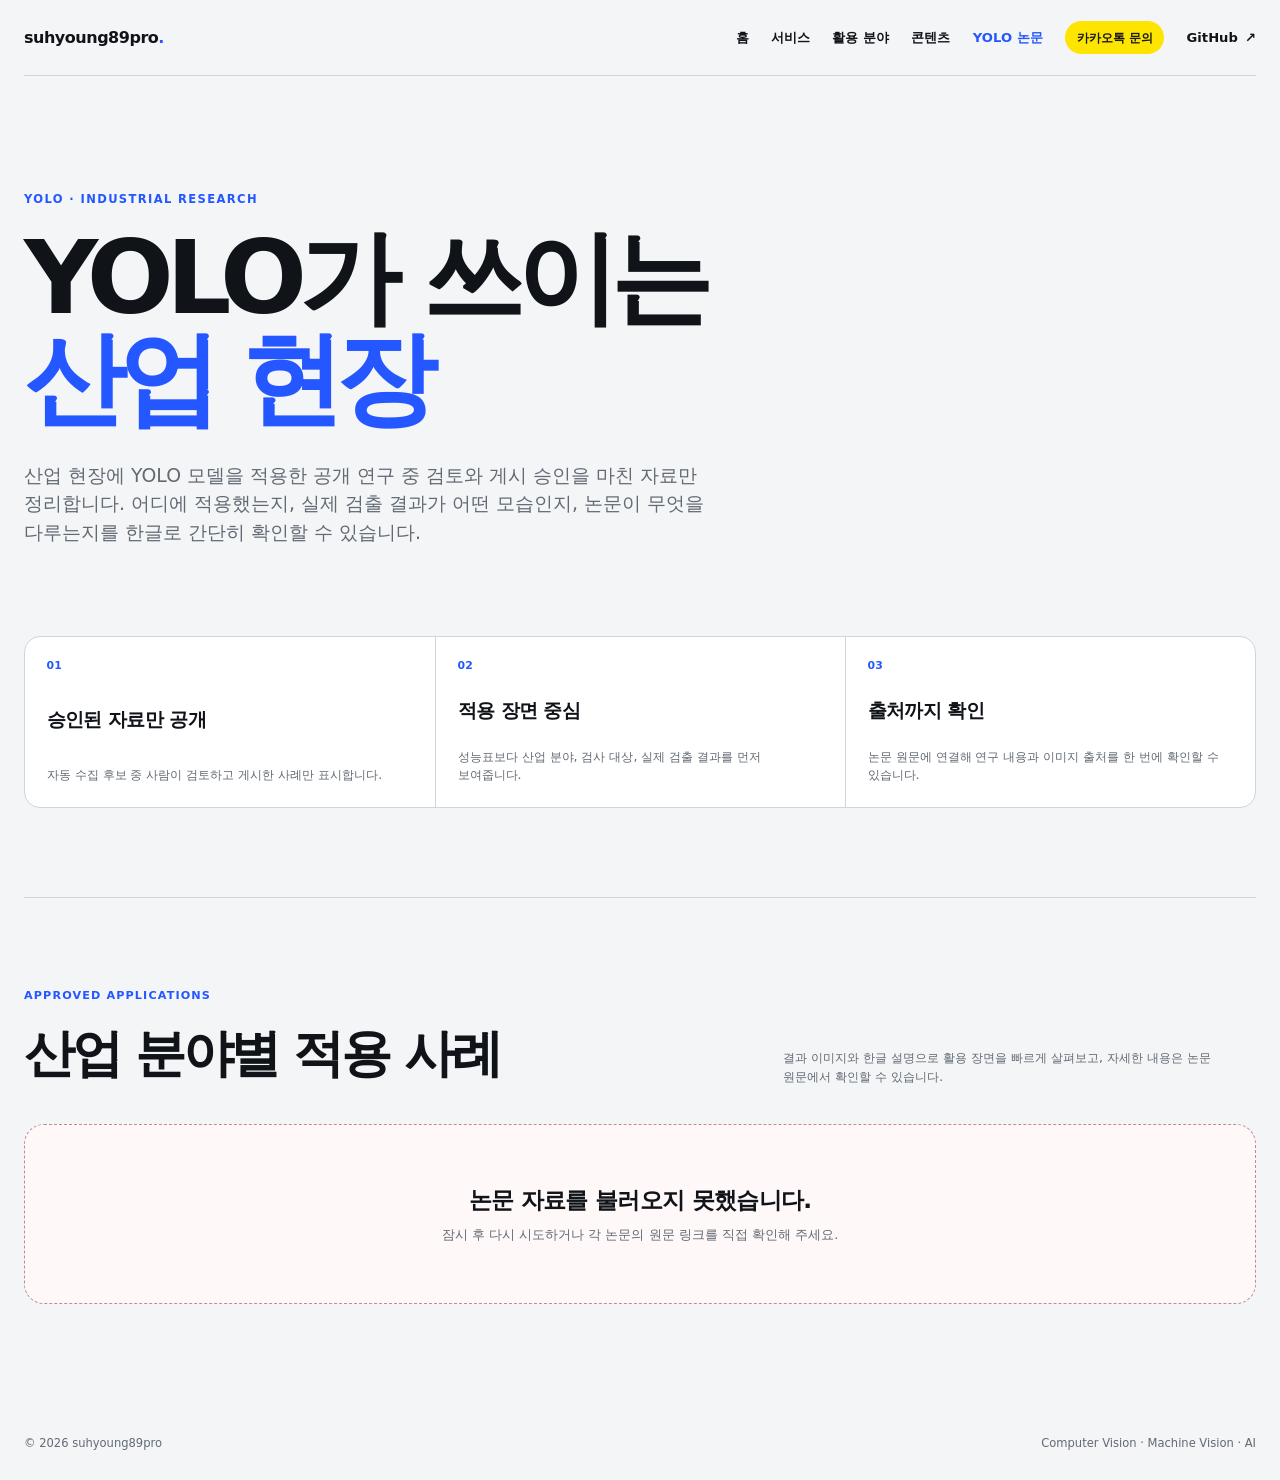
<file: yolo-research.html>
<!doctype html>
<html lang="ko">
  <head>
    <meta charset="UTF-8" />
    <meta name="viewport" content="width=device-width, initial-scale=1.0" />
    <meta
      name="description"
      content="YOLO 모델이 산업 현장에 적용된 분야와 실제 결과 이미지, 논문 제목, 한글 설명을 정리합니다."
    />
    <link rel="canonical" href="https://suhyoung89pro.github.io/yolo-research.html" />
    <meta name="theme-color" content="#f3f5f7" />
    <meta property="og:type" content="article" />
    <meta property="og:site_name" content="suhyoung89pro" />
    <meta property="og:locale" content="ko_KR" />
    <meta property="og:title" content="YOLO 산업 적용 논문 아카이브" />
    <meta
      property="og:description"
      content="검토 후 공개 승인된 YOLO 산업 적용 사례의 결과 이미지와 한글 설명을 확인하세요."
    />
    <meta property="og:url" content="https://suhyoung89pro.github.io/yolo-research.html" />
    <meta property="og:image" content="https://suhyoung89pro.github.io/og.png" />
    <meta property="og:image:alt" content="YOLO 산업 적용 논문 아카이브" />
    <meta name="twitter:card" content="summary_large_image" />
    <title>YOLO 산업 적용 사례 | 결과 이미지·논문</title>
    <link rel="stylesheet" href="./styles.css" />
    <link rel="stylesheet" href="./site-additions.css" />
    <link rel="stylesheet" href="./yolo-research.css" />
    <script src="./yolo-research.js?v=20260813-4" defer></script>
  </head>
  <body>
    <a class="skip-link" href="#content">본문으로 건너뛰기</a>

    <div class="page-shell">
      <header class="site-header">
        <a class="identity" href="./index.html" aria-label="홈페이지로 이동">
          suhyoung89pro<span>.</span>
        </a>
        <div class="header-actions">
          <a class="nav-link" href="./index.html">홈</a>
          <a class="nav-link" href="./services.html">서비스</a>
          <a class="nav-link" href="./use-cases.html">활용 분야</a>
          <a class="nav-link" href="./content-radar/">콘텐츠</a>
          <a class="nav-link" href="./yolo-research.html" aria-current="page">YOLO 논문</a>
          <a
            class="kakao-link"
            href="https://open.kakao.com/o/sXB5RXyi"
            target="_blank"
            rel="noopener noreferrer"
          >
            카카오톡 문의
          </a>
          <a class="github-link" href="https://github.com/suhyoung89pro">
            GitHub <span aria-hidden="true">↗</span>
          </a>
        </div>
      </header>

      <main id="content" class="research-main">
        <section class="research-hero" aria-labelledby="research-title">
          <p class="kicker">YOLO · Industrial Research</p>
          <h1 id="research-title">YOLO가 쓰이는<br /><span>산업 현장</span></h1>
          <p class="research-lead">
            산업 현장에 YOLO 모델을 적용한 공개 연구 중 검토와 게시 승인을 마친 자료만
            정리합니다. 어디에 적용했는지, 실제 검출 결과가 어떤 모습인지, 논문이 무엇을
            다루는지를 한글로 간단히 확인할 수 있습니다.
          </p>
        </section>

        <section class="research-principles" aria-label="자료 정리 원칙">
          <article>
            <span>01</span>
            <strong>승인된 자료만 공개</strong>
            <p>자동 수집 후보 중 사람이 검토하고 게시한 사례만 표시합니다.</p>
          </article>
          <article>
            <span>02</span>
            <strong>적용 장면 중심</strong>
            <p>성능표보다 산업 분야, 검사 대상, 실제 검출 결과를 먼저 보여줍니다.</p>
          </article>
          <article>
            <span>03</span>
            <strong>출처까지 확인</strong>
            <p>논문 원문에 연결해 연구 내용과 이미지 출처를 한 번에 확인할 수 있습니다.</p>
          </article>
        </section>

        <section
          id="approved-papers"
          class="research-list-section"
          aria-labelledby="approved-papers-title"
          aria-busy="true"
        >
          <div class="research-section-heading">
            <div>
              <p>Approved applications</p>
              <h2 id="approved-papers-title">산업 분야별 적용 사례</h2>
            </div>
            <p class="comparison-note">
              결과 이미지와 한글 설명으로 활용 장면을 빠르게 살펴보고, 자세한 내용은
              논문 원문에서 확인할 수 있습니다.
            </p>
          </div>

          <div
            id="industry-filters"
            class="research-filters"
            aria-label="산업 분야 필터"
            hidden
          ></div>

          <div id="research-status" class="research-status" role="status" aria-live="polite">
            <strong>승인된 자료를 불러오는 중입니다.</strong>
            <span>잠시만 기다려 주세요.</span>
          </div>

          <div id="research-grid" class="research-grid" aria-label="YOLO 산업 적용 논문" hidden></div>

          <noscript>
            <div class="research-status research-status-error">
              <strong>JavaScript가 필요합니다.</strong>
              <span>승인된 논문 목록을 보려면 브라우저에서 JavaScript를 활성화해 주세요.</span>
            </div>
          </noscript>
        </section>
      </main>

      <footer class="site-footer">
        <p>© 2026 suhyoung89pro</p>
        <p>Computer Vision · Machine Vision · AI</p>
      </footer>
    </div>
  </body>
</html>
</file>
<file: styles.css>
:root {
  color-scheme: light;
  --page: #f3f5f7;
  --ink: #101419;
  --muted: #626a73;
  --line: #cfd5dc;
  --blue: #2457ff;
  --white: #ffffff;
  --max-width: 1360px;
}

* {
  box-sizing: border-box;
}

html {
  scroll-behavior: smooth;
}

body {
  min-width: 320px;
  min-height: 100vh;
  margin: 0;
  background: var(--page);
  color: var(--ink);
  font-family:
    Inter, Pretendard, "Apple SD Gothic Neo", "Noto Sans KR", system-ui,
    sans-serif;
  line-height: 1.5;
}

a {
  color: inherit;
  text-decoration: none;
}

.skip-link {
  position: fixed;
  z-index: 10;
  top: 0.75rem;
  left: 0.75rem;
  padding: 0.7rem 1rem;
  transform: translateY(-150%);
  background: var(--ink);
  color: var(--white);
}

.skip-link:focus {
  transform: translateY(0);
}

.page-shell {
  width: min(calc(100% - 3rem), var(--max-width));
  margin: 0 auto;
}

.site-header {
  display: flex;
  align-items: center;
  justify-content: space-between;
  min-height: 76px;
  border-bottom: 1px solid var(--line);
}

.identity {
  font-size: 1rem;
  font-weight: 800;
  letter-spacing: -0.03em;
}

.identity span {
  color: var(--blue);
}

.github-link {
  display: inline-flex;
  gap: 0.45rem;
  align-items: center;
  font-size: 0.82rem;
  font-weight: 750;
}

.github-link span {
  transition: transform 160ms ease;
}

.github-link:hover span {
  transform: translate(0.15rem, -0.15rem);
}

.intro {
  padding: clamp(2.75rem, 7vh, 5.5rem) 0 clamp(2rem, 5vh, 3.5rem);
}

.kicker {
  margin: 0 0 1.25rem;
  color: var(--blue);
  font-size: 0.72rem;
  font-weight: 800;
  letter-spacing: 0.12em;
  text-transform: uppercase;
}

.intro-row {
  display: grid;
  grid-template-columns: minmax(0, 1.45fr) minmax(17rem, 0.55fr);
  gap: clamp(2rem, 6vw, 7rem);
  align-items: end;
}

.intro h1 {
  max-width: 960px;
  margin: 0;
  font-size: clamp(3.2rem, 7vw, 7.4rem);
  font-weight: 800;
  letter-spacing: -0.075em;
  line-height: 0.98;
  text-wrap: balance;
}

.intro-row > p {
  max-width: 29rem;
  margin: 0 0 0.4rem;
  color: var(--muted);
  font-size: clamp(0.95rem, 1.3vw, 1.1rem);
  word-break: keep-all;
}

.focus-grid {
  display: grid;
  grid-template-columns: repeat(3, minmax(0, 1fr));
  gap: 0.8rem;
}

.focus-card {
  display: flex;
  min-height: 330px;
  padding: clamp(1.35rem, 2.5vw, 2rem);
  flex-direction: column;
  justify-content: space-between;
  border: 1px solid transparent;
  border-radius: 1.4rem;
}

.focus-card-dark {
  background: var(--ink);
  color: var(--white);
}

.focus-card-blue {
  background: var(--blue);
  color: var(--white);
}

.focus-card-light {
  border-color: var(--line);
  background: var(--white);
  color: var(--ink);
}

.card-top {
  display: flex;
  justify-content: space-between;
  gap: 1rem;
  font-size: 0.67rem;
  font-weight: 800;
  letter-spacing: 0.09em;
  text-transform: uppercase;
}

.card-content h2 {
  margin: 0 0 0.6rem;
  font-size: clamp(1.8rem, 3vw, 2.7rem);
  letter-spacing: -0.06em;
}

.card-content > p {
  max-width: 24rem;
  min-height: 3rem;
  margin: 0 0 1.4rem;
  font-size: 0.9rem;
  opacity: 0.76;
  word-break: keep-all;
}

.card-content ul {
  display: flex;
  margin: 0;
  padding: 0;
  flex-wrap: wrap;
  gap: 0.45rem;
  list-style: none;
}

.card-content li {
  padding: 0.38rem 0.62rem;
  border: 1px solid currentColor;
  border-radius: 999px;
  font-size: 0.7rem;
  font-weight: 700;
  opacity: 0.82;
}

.site-footer {
  display: flex;
  min-height: 74px;
  align-items: center;
  justify-content: space-between;
  gap: 1rem;
  color: var(--muted);
  font-size: 0.72rem;
}

.site-footer p {
  margin: 0;
}

@media (max-width: 900px) {
  .intro-row {
    grid-template-columns: 1fr;
    gap: 1.5rem;
  }

  .intro h1 {
    font-size: clamp(3rem, 12vw, 5.8rem);
  }

  .focus-grid {
    grid-template-columns: 1fr;
  }

  .focus-card {
    min-height: 250px;
  }
}

@media (max-width: 560px) {
  .page-shell {
    width: min(calc(100% - 2rem), var(--max-width));
  }

  .site-header {
    min-height: 64px;
  }

  .intro {
    padding: 2.75rem 0 2rem;
  }

  .intro h1 {
    font-size: clamp(2.65rem, 13vw, 4.2rem);
    line-height: 1.02;
  }

  .focus-card {
    min-height: 230px;
    border-radius: 1rem;
  }

  .site-footer {
    align-items: flex-start;
    padding: 1.5rem 0;
    flex-direction: column;
    justify-content: center;
  }
}

@media (prefers-reduced-motion: reduce) {
  html {
    scroll-behavior: auto;
  }

  *,
  *::before,
  *::after {
    transition-duration: 0.01ms !important;
  }
}
</file>
<file: site-additions.css>
.header-actions {
  display: flex;
  align-items: center;
  gap: 1.4rem;
}

.nav-link {
  font-size: 0.82rem;
  font-weight: 750;
}

.nav-link[aria-current="page"] {
  color: var(--blue);
}

.use-cases-link {
  display: flex;
  margin-top: 0.8rem;
  padding: 1.3rem 1.5rem;
  align-items: center;
  justify-content: space-between;
  gap: 1.5rem;
  border: 1px solid var(--line);
  border-radius: 1rem;
  background: var(--white);
  transition:
    border-color 160ms ease,
    transform 160ms ease;
}

.use-cases-link:hover {
  border-color: var(--blue);
  transform: translateY(-2px);
}

.use-cases-link span {
  color: var(--muted);
  font-size: 0.75rem;
  font-weight: 750;
}

.use-cases-link strong {
  font-size: clamp(1rem, 1.7vw, 1.3rem);
  letter-spacing: -0.03em;
}

.cases-main {
  padding-bottom: clamp(4rem, 8vw, 8rem);
}

.cases-hero {
  padding: clamp(3.5rem, 9vw, 8rem) 0 clamp(3rem, 7vw, 6rem);
}

.cases-hero h1 {
  max-width: 1100px;
  margin: 0;
  font-size: clamp(3.3rem, 8vw, 8rem);
  font-weight: 800;
  letter-spacing: -0.075em;
  line-height: 0.98;
}

.cases-lead {
  max-width: 46rem;
  margin: 2rem 0 0;
  color: var(--muted);
  font-size: clamp(1rem, 1.5vw, 1.18rem);
  word-break: keep-all;
}

.case-jump-nav {
  display: flex;
  margin-top: 2rem;
  flex-wrap: wrap;
  gap: 0.55rem;
}

.case-jump-nav a {
  padding: 0.55rem 0.85rem;
  border: 1px solid var(--line);
  border-radius: 999px;
  background: var(--white);
  font-size: 0.75rem;
  font-weight: 750;
}

.case-section {
  padding: clamp(3.5rem, 7vw, 6rem) 0;
  border-top: 1px solid var(--line);
  scroll-margin-top: 1rem;
}

.case-section-heading {
  display: grid;
  margin-bottom: 2rem;
  grid-template-columns: 1fr 2fr;
  gap: 2rem;
  align-items: end;
}

.case-section-heading p {
  margin: 0;
  color: var(--blue);
  font-size: 0.7rem;
  font-weight: 800;
  letter-spacing: 0.1em;
  text-transform: uppercase;
}

.case-section-heading h2 {
  margin: 0;
  font-size: clamp(2.1rem, 4vw, 4rem);
  letter-spacing: -0.06em;
}

.case-grid {
  display: grid;
  grid-template-columns: repeat(2, minmax(0, 1fr));
  gap: 0.8rem;
}

.case-card {
  min-height: 340px;
  padding: clamp(1.35rem, 2.7vw, 2.2rem);
  border: 1px solid var(--line);
  border-radius: 1.25rem;
  background: var(--white);
}

.case-index {
  margin: 0 0 clamp(2.5rem, 6vw, 5.5rem);
  color: var(--blue);
  font-size: 0.7rem;
  font-weight: 800;
}

.case-card h3 {
  margin: 0 0 0.7rem;
  font-size: clamp(1.45rem, 2.4vw, 2.15rem);
  letter-spacing: -0.05em;
}

.case-card > p:not(.case-index) {
  max-width: 35rem;
  min-height: 3rem;
  margin: 0 0 1.7rem;
  color: var(--muted);
  font-size: 0.9rem;
  word-break: keep-all;
}

.case-card dl {
  display: grid;
  margin: 0;
  gap: 0.65rem;
}

.case-card dl div {
  display: grid;
  padding-top: 0.65rem;
  grid-template-columns: 5rem 1fr;
  gap: 1rem;
  border-top: 1px solid var(--line);
}

.case-card dt {
  color: var(--muted);
  font-size: 0.68rem;
  font-weight: 750;
}

.case-card dd {
  margin: 0;
  font-size: 0.78rem;
  font-weight: 650;
}

.scope-note {
  display: grid;
  margin-top: clamp(3rem, 7vw, 6rem);
  padding: clamp(1.8rem, 4vw, 3.5rem);
  grid-template-columns: 1.25fr 1fr auto;
  gap: clamp(2rem, 5vw, 5rem);
  align-items: end;
  border-radius: 1.4rem;
  background: var(--ink);
  color: var(--white);
}

.scope-note .kicker {
  margin-bottom: 0.8rem;
  color: #8ba7ff;
}

.scope-note h2 {
  max-width: 32rem;
  margin: 0;
  font-size: clamp(2rem, 4vw, 3.8rem);
  letter-spacing: -0.06em;
  line-height: 1.06;
}

.scope-note > p {
  margin: 0;
  color: #b7bec6;
  font-size: 0.87rem;
  word-break: keep-all;
}

.scope-note > a {
  display: inline-flex;
  padding: 0.8rem 1rem;
  align-items: center;
  gap: 0.55rem;
  border-radius: 999px;
  background: var(--blue);
  font-size: 0.78rem;
  font-weight: 800;
  white-space: nowrap;
}

.source-note {
  display: grid;
  padding: 3rem 0 0;
  grid-template-columns: 1fr 2fr;
  gap: 2rem;
  color: var(--muted);
}

.source-note h2,
.source-note p {
  margin: 0;
}

.source-note h2 {
  color: var(--ink);
  font-size: 0.85rem;
}

.source-note p {
  max-width: 52rem;
  font-size: 0.75rem;
}

.source-note a {
  color: var(--ink);
  font-weight: 750;
  text-decoration: underline;
  text-underline-offset: 0.15rem;
}

@media (max-width: 900px) {
  .case-section-heading,
  .source-note {
    grid-template-columns: 1fr;
    gap: 0.7rem;
  }

  .scope-note {
    grid-template-columns: 1fr;
  }

  .scope-note > a {
    justify-self: start;
  }
}

@media (max-width: 680px) {
  .header-actions {
    gap: 0.9rem;
  }

  .case-grid {
    grid-template-columns: 1fr;
  }

  .case-card {
    min-height: 300px;
  }

  .use-cases-link {
    align-items: flex-start;
    flex-direction: column;
    gap: 0.35rem;
  }
}

.experience-strip {
  display: grid;
  margin-top: 0.8rem;
  grid-template-columns: repeat(3, minmax(0, 1fr));
  border: 1px solid var(--line);
  border-radius: 1rem;
  background: var(--white);
}

.experience-strip div {
  display: grid;
  min-height: 104px;
  padding: 1.2rem 1.35rem;
  align-content: space-between;
  gap: 1rem;
}

.experience-strip div + div { border-left: 1px solid var(--line); }

.experience-strip span,
.home-actions a > span {
  color: var(--muted);
  font-size: 0.67rem;
  font-weight: 800;
  letter-spacing: 0.08em;
  text-transform: uppercase;
}

.experience-strip strong {
  font-size: clamp(0.95rem, 1.5vw, 1.15rem);
  letter-spacing: -0.03em;
}

.home-actions {
  display: grid;
  margin-top: 0.8rem;
  grid-template-columns: 2fr 1fr;
  gap: 0.8rem;
}

.home-actions .use-cases-link { margin-top: 0; }

.project-contact {
  display: flex;
  padding: 1.3rem 1.5rem;
  flex-direction: column;
  justify-content: space-between;
  gap: 1.5rem;
  border-radius: 1rem;
  background: var(--ink);
  color: var(--white);
}

.project-contact > span { color: #aab2bc; }

.project-contact strong {
  font-size: clamp(1rem, 1.7vw, 1.3rem);
  letter-spacing: -0.03em;
}

@media (max-width: 680px) {
  .experience-strip,
  .home-actions { grid-template-columns: 1fr; }

  .experience-strip div + div {
    border-top: 1px solid var(--line);
    border-left: 0;
  }
}

.kakao-link {
  padding: 0.48rem 0.72rem;
  border-radius: 999px;
  background: #fee500;
  color: #191919;
  font-size: 0.75rem;
  font-weight: 800;
}

.project-contact,
.scope-note > a {
  background: #fee500;
  color: #191919;
}

.project-contact > span { color: #5c5100; }

/* Service navigation additions */
.card-detail-link {
  display: inline-flex;
  margin-top: 1.1rem;
  font-size: 0.7rem;
  font-weight: 800;
  text-decoration: underline;
  text-underline-offset: 0.18rem;
}

.case-service-links {
  display: grid;
  margin-top: clamp(3rem, 7vw, 6rem);
  grid-template-columns: repeat(3, minmax(0, 1fr));
  gap: 0.8rem;
}

.case-service-links a {
  display: flex;
  min-height: 130px;
  padding: 1.35rem;
  flex-direction: column;
  justify-content: space-between;
  border: 1px solid var(--line);
  border-radius: 1rem;
  background: var(--white);
}

.case-service-links span {
  color: var(--blue);
  font-size: 0.67rem;
  font-weight: 800;
  letter-spacing: 0.08em;
  text-transform: uppercase;
}

.case-service-links strong {
  font-size: clamp(0.95rem, 1.5vw, 1.15rem);
  letter-spacing: -0.03em;
}

@media (max-width: 680px) {
  .header-actions {
    gap: 0.55rem;
  }

  .github-link,
  .nav-link-secondary {
    display: none;
  }

  .nav-link {
    font-size: 0.72rem;
  }

  .kakao-link {
    font-size: 0.68rem;
  }

  .case-service-links {
    grid-template-columns: 1fr;
  }
}
/* Fixed navigation labels */
@media (max-width: 680px) {
  .site-header {
    padding: 0.75rem 0;
    flex-wrap: wrap;
    gap: 0.65rem;
  }

  .identity {
    width: 100%;
  }

  .header-actions {
    width: 100%;
    flex-wrap: wrap;
    justify-content: flex-start;
    gap: 0.75rem;
  }

  .nav-link,
  .kakao-link {
    white-space: nowrap;
  }

  .kakao-link {
    margin-left: auto;
  }
}
</file>
<file: services.css>
.services-main {
  padding-bottom: clamp(4rem, 8vw, 7rem);
}

.services-hero {
  padding: clamp(3.8rem, 9vw, 8rem) 0 clamp(3rem, 7vw, 5.5rem);
}

.services-hero h1 {
  max-width: 1120px;
  margin: 0;
  font-size: clamp(3.5rem, 7.8vw, 7.8rem);
  font-weight: 800;
  letter-spacing: -0.078em;
  line-height: 0.98;
  word-break: keep-all;
}

.services-hero h1 span {
  color: var(--blue);
}

.hero-summary {
  display: grid;
  margin-top: clamp(2rem, 4vw, 3.5rem);
  grid-template-columns: minmax(0, 1fr) auto;
  gap: 2rem;
  align-items: end;
}

.hero-summary > p {
  max-width: 43rem;
  margin: 0;
  color: var(--muted);
  font-size: clamp(1rem, 1.5vw, 1.18rem);
  word-break: keep-all;
}

.hero-actions {
  display: flex;
  flex-wrap: wrap;
  gap: 0.65rem;
}

.primary-cta,
.secondary-cta {
  display: inline-flex;
  min-height: 48px;
  padding: 0.75rem 1rem;
  align-items: center;
  justify-content: center;
  gap: 0.55rem;
  border: 1px solid var(--ink);
  border-radius: 999px;
  font-size: 0.78rem;
  font-weight: 800;
}

.primary-cta {
  border-color: #fee500;
  background: #fee500;
  color: #191919;
}

.audience-strip {
  display: grid;
  grid-template-columns: repeat(3, minmax(0, 1fr));
  border: 1px solid var(--line);
  border-radius: 1.2rem;
  background: var(--white);
}

.audience-strip article {
  display: grid;
  min-height: 125px;
  padding: 1.3rem 1.5rem;
  grid-template-columns: auto 1fr;
  gap: 0.3rem 1rem;
  align-content: center;
}

.audience-strip article + article {
  border-left: 1px solid var(--line);
}

.audience-strip span {
  grid-row: 1 / 3;
  color: var(--blue);
  font-size: 0.68rem;
  font-weight: 800;
}

.audience-strip strong {
  font-size: clamp(1rem, 1.7vw, 1.35rem);
  letter-spacing: -0.035em;
}

.audience-strip p {
  margin: 0;
  color: var(--muted);
  font-size: 0.72rem;
}

.service-scope,
.process-section {
  padding: clamp(3.8rem, 7vw, 6rem) 0;
  border-top: 1px solid var(--line);
}

.service-scope {
  margin-top: clamp(3.8rem, 7vw, 6rem);
}

.section-heading {
  display: grid;
  margin-bottom: 2rem;
  grid-template-columns: minmax(10rem, 0.75fr) minmax(0, 2fr);
  gap: 2rem;
  align-items: end;
}

.section-heading > p {
  margin: 0;
  color: var(--blue);
  font-size: 0.7rem;
  font-weight: 800;
  letter-spacing: 0.1em;
  text-transform: uppercase;
}

.section-heading > h2 {
  margin: 0;
  font-size: clamp(2.2rem, 4.7vw, 4.8rem);
  letter-spacing: -0.065em;
  line-height: 1.05;
  word-break: keep-all;
}

.service-grid {
  display: grid;
  grid-template-columns: repeat(2, minmax(0, 1fr));
  gap: 0.8rem;
}

.service-card {
  display: flex;
  min-height: 300px;
  padding: clamp(1.4rem, 2.8vw, 2.3rem);
  flex-direction: column;
  scroll-margin-top: 1rem;
  border: 1px solid var(--line);
  border-radius: 1.3rem;
  background: var(--white);
}

.service-card-dark {
  background: var(--ink);
  color: var(--white);
}

.service-card-blue {
  border-color: var(--blue);
  background: var(--blue);
  color: var(--white);
}

.service-number {
  color: var(--blue);
  font-size: 0.68rem;
  font-weight: 800;
}

.service-card-dark .service-number,
.service-card-blue .service-number {
  color: #b9c7ff;
}

.service-card h2 {
  margin: clamp(2.8rem, 5vw, 4.2rem) 0 0.65rem;
  font-size: clamp(1.65rem, 3vw, 2.6rem);
  letter-spacing: -0.055em;
  line-height: 1.1;
  word-break: keep-all;
}

.service-card > p:not(.service-tags) {
  max-width: 38rem;
  margin: 0;
  color: var(--muted);
  font-size: 0.88rem;
  word-break: keep-all;
}

.service-card-dark > p:not(.service-tags),
.service-card-blue > p:not(.service-tags) {
  color: #c7cdd4;
}

.service-tags {
  margin: auto 0 0;
  padding-top: 1rem;
  border-top: 1px solid var(--line);
  color: var(--muted);
  font-size: 0.7rem;
  font-weight: 750;
}

.service-card-dark .service-tags,
.service-card-blue .service-tags {
  border-color: rgb(255 255 255 / 25%);
  color: #d9dee4;
}

.service-card > a {
  margin-top: 0.9rem;
  font-size: 0.72rem;
  font-weight: 800;
  text-decoration: underline;
  text-underline-offset: 0.18rem;
}

.process-grid {
  display: grid;
  margin: 0;
  padding: 0;
  grid-template-columns: repeat(4, minmax(0, 1fr));
  border-top: 1px solid var(--line);
  border-bottom: 1px solid var(--line);
  list-style: none;
}

.process-grid li {
  min-height: 175px;
  padding: 1.35rem;
}

.process-grid li + li {
  border-left: 1px solid var(--line);
}

.process-grid span {
  display: block;
  margin-bottom: clamp(2.8rem, 5vw, 4.2rem);
  color: var(--blue);
  font-size: 0.68rem;
  font-weight: 800;
}

.process-grid strong {
  display: block;
  font-size: 1rem;
}

.process-grid p {
  margin: 0.3rem 0 0;
  color: var(--muted);
  font-size: 0.72rem;
}

.services-experience {
  margin-top: clamp(3.8rem, 7vw, 6rem);
}

.services-final-cta {
  display: grid;
  margin-top: 0.8rem;
  padding: clamp(1.8rem, 4vw, 3.5rem);
  grid-template-columns: 1.15fr 0.85fr auto;
  gap: clamp(2rem, 5vw, 5rem);
  align-items: end;
  border-radius: 1.3rem;
  background: var(--ink);
  color: var(--white);
}

.services-final-cta .kicker {
  margin-bottom: 0.7rem;
  color: #8ba7ff;
}

.services-final-cta h2 {
  margin: 0;
  font-size: clamp(2.1rem, 4vw, 3.8rem);
  letter-spacing: -0.06em;
}

.services-final-cta > p {
  margin: 0;
  color: #aeb6bf;
  font-size: 0.78rem;
  word-break: keep-all;
}

.services-final-cta > a {
  display: inline-flex;
  min-height: 48px;
  padding: 0.75rem 1rem;
  align-items: center;
  justify-content: center;
  gap: 0.55rem;
  border-radius: 999px;
  background: #fee500;
  color: #191919;
  font-size: 0.76rem;
  font-weight: 800;
  white-space: nowrap;
}

.mobile-kakao-cta {
  display: none;
}

@media (max-width: 900px) {
  .hero-summary,
  .section-heading,
  .services-final-cta {
    grid-template-columns: 1fr;
  }

  .services-final-cta > a {
    justify-self: start;
  }
}

@media (max-width: 680px) {
  body {
    padding-bottom: 72px;
  }

  .services-hero h1 {
    font-size: clamp(3rem, 13vw, 4.3rem);
  }

  .hero-actions {
    align-items: stretch;
    flex-direction: column;
  }

  .primary-cta,
  .secondary-cta {
    width: 100%;
  }

  .audience-strip,
  .service-grid {
    grid-template-columns: 1fr;
  }

  .audience-strip article {
    min-height: 100px;
  }

  .audience-strip article + article {
    border-top: 1px solid var(--line);
    border-left: 0;
  }

  .service-card {
    min-height: 270px;
  }

  .process-grid {
    grid-template-columns: repeat(2, minmax(0, 1fr));
  }

  .process-grid li:nth-child(3) {
    border-left: 0;
  }

  .process-grid li:nth-child(n + 3) {
    border-top: 1px solid var(--line);
  }

  .mobile-kakao-cta {
    display: flex;
    position: fixed;
    z-index: 9;
    right: 1rem;
    bottom: 0.8rem;
    left: 1rem;
    min-height: 48px;
    align-items: center;
    justify-content: center;
    border: 1px solid rgb(0 0 0 / 12%);
    border-radius: 999px;
    background: #fee500;
    box-shadow: 0 10px 30px rgb(16 20 25 / 18%);
    color: #191919;
    font-size: 0.78rem;
    font-weight: 850;
  }
}
/* Compact reading layout */
.services-main {
  width: min(100%, 1040px);
  margin: 0 auto;
  padding-bottom: 4rem;
}

.services-hero {
  padding: clamp(3.25rem, 6vw, 5rem) 0 clamp(2.5rem, 5vw, 3.5rem);
}

.services-hero h1 {
  max-width: 850px;
  font-size: clamp(3rem, 5.5vw, 4.8rem);
  letter-spacing: -0.055em;
  line-height: 1.02;
}

.hero-summary {
  display: block;
  margin-top: 1.5rem;
}

.hero-summary > p {
  max-width: 660px;
  font-size: 1rem;
  line-height: 1.65;
}

.hero-actions {
  margin-top: 1.2rem;
}

.audience-strip article {
  min-height: 100px;
  padding: 1rem 1.15rem;
}

.service-scope,
.process-section {
  padding: clamp(3rem, 5vw, 4rem) 0;
}

.service-scope {
  margin-top: clamp(3rem, 5vw, 4rem);
}

.section-heading {
  display: block;
  margin-bottom: 1.5rem;
}

.section-heading > p {
  margin-bottom: 0.45rem;
}

.section-heading > h2 {
  font-size: clamp(1.9rem, 3.2vw, 2.8rem);
  letter-spacing: -0.045em;
}

.service-grid {
  gap: 0.65rem;
}

.service-card {
  min-height: 245px;
  padding: clamp(1.25rem, 2vw, 1.6rem);
  border-radius: 1rem;
}

.service-card h2 {
  margin: clamp(1.5rem, 3vw, 2.2rem) 0 0.5rem;
  font-size: clamp(1.35rem, 2.2vw, 1.9rem);
  letter-spacing: -0.04em;
}

.service-card > p:not(.service-tags) {
  max-width: 32rem;
  font-size: 0.84rem;
  line-height: 1.6;
}

.service-tags {
  padding-top: 0.75rem;
}

.process-grid li {
  min-height: 135px;
  padding: 1rem;
}

.process-grid span {
  margin-bottom: 1.8rem;
}

.services-experience {
  margin-top: clamp(3rem, 5vw, 4rem);
}

.services-final-cta {
  display: block;
  padding: clamp(1.5rem, 3vw, 2.2rem);
}

.services-final-cta h2 {
  font-size: clamp(1.9rem, 3vw, 2.6rem);
  letter-spacing: -0.045em;
}

.services-final-cta > p {
  max-width: 38rem;
  margin-top: 0.7rem;
}

.services-final-cta > a {
  margin-top: 1.2rem;
}

@media (max-width: 680px) {
  .services-hero {
    padding: 2.75rem 0 2.25rem;
  }

  .services-hero h1 {
    font-size: clamp(2.35rem, 10.5vw, 3.2rem);
  }

  .hero-summary > p {
    font-size: 0.92rem;
  }

  .audience-strip article {
    min-height: 82px;
    padding: 0.85rem 1rem;
  }

  .service-scope,
  .process-section {
    padding: 2.75rem 0;
  }

  .service-scope {
    margin-top: 2.75rem;
  }

  .service-card {
    min-height: 220px;
    padding: 1.2rem;
  }

  .service-card h2 {
    margin-top: 1.35rem;
  }

  .process-grid li {
    min-height: 120px;
  }

  .services-experience {
    margin-top: 2.75rem;
  }

  .services-final-cta {
    padding: 1.5rem;
  }
}
</file>
<file: use-cases.css>
.cases-main {
  width: min(100%, 1040px);
  margin: 0 auto;
  padding-bottom: 4rem;
}

.cases-hero {
  padding: clamp(3.25rem, 6vw, 5rem) 0 clamp(2.5rem, 5vw, 3.5rem);
}

.cases-hero h1 {
  max-width: 850px;
  font-size: clamp(3rem, 5.5vw, 4.8rem);
  letter-spacing: -0.055em;
  line-height: 1.02;
  word-break: keep-all;
}

.cases-hero h1 span {
  color: var(--blue);
}

.cases-lead {
  max-width: 660px;
  margin-top: 1.5rem;
  font-size: 1rem;
  line-height: 1.65;
}

.case-jump-nav {
  margin-top: 1.25rem;
  gap: 0.45rem;
}

.case-jump-nav a {
  padding: 0.48rem 0.72rem;
  font-size: 0.7rem;
}

.case-section {
  padding: clamp(3rem, 5vw, 4rem) 0;
}

.case-section-heading {
  display: block;
  margin-bottom: 1.5rem;
}

.case-section-heading p {
  margin-bottom: 0.45rem;
}

.case-section-heading h2 {
  font-size: clamp(1.9rem, 3.2vw, 2.8rem);
  letter-spacing: -0.045em;
  line-height: 1.05;
  word-break: keep-all;
}

.case-grid {
  gap: 0.65rem;
}

.case-card {
  min-height: 270px;
  padding: clamp(1.25rem, 2vw, 1.6rem);
  border-radius: 1rem;
}

.case-index {
  margin-bottom: clamp(1.5rem, 3vw, 2.2rem);
}

.case-card h3 {
  margin-bottom: 0.5rem;
  font-size: clamp(1.3rem, 2.1vw, 1.8rem);
  letter-spacing: -0.04em;
  line-height: 1.15;
  word-break: keep-all;
}

.case-card > p:not(.case-index) {
  max-width: 32rem;
  min-height: 0;
  margin-bottom: 1.2rem;
  font-size: 0.84rem;
  line-height: 1.6;
}

.case-card dl {
  gap: 0.5rem;
}

.case-card dl div {
  padding-top: 0.55rem;
  grid-template-columns: 4.5rem 1fr;
  gap: 0.75rem;
}

.case-service-links {
  margin-top: clamp(3rem, 5vw, 4rem);
  gap: 0.65rem;
}

.case-service-links a {
  min-height: 105px;
  padding: 1.1rem;
}

.scope-note {
  display: block;
  margin-top: clamp(3rem, 5vw, 4rem);
  padding: clamp(1.5rem, 3vw, 2.2rem);
  border-radius: 1rem;
}

.scope-note h2 {
  max-width: 42rem;
  font-size: clamp(1.9rem, 3vw, 2.6rem);
  letter-spacing: -0.045em;
}

.scope-note > p {
  max-width: 42rem;
  margin-top: 0.7rem;
  font-size: 0.82rem;
  line-height: 1.65;
}

.scope-note > a {
  margin-top: 1.2rem;
  background: #fee500;
  color: #191919;
}

.source-note {
  display: block;
  padding-top: 2rem;
}

.source-note h2 {
  margin-bottom: 0.5rem;
}

.source-note p {
  max-width: 48rem;
  line-height: 1.65;
}

@media (max-width: 680px) {
  .cases-hero {
    padding: 2.75rem 0 2.25rem;
  }

  .cases-hero h1 {
    font-size: clamp(2.35rem, 10.5vw, 3.2rem);
  }

  .cases-lead {
    font-size: 0.92rem;
  }

  .case-section {
    padding: 2.75rem 0;
  }

  .case-card {
    min-height: 235px;
    padding: 1.2rem;
  }

  .case-service-links {
    margin-top: 2.75rem;
  }

  .case-service-links a {
    min-height: 90px;
  }

  .scope-note {
    margin-top: 2.75rem;
    padding: 1.5rem;
  }
}
</file>
<file: yolo-research.css>
.research-main {
  padding-bottom: clamp(4rem, 8vw, 8rem);
}

.research-hero {
  padding: clamp(3.5rem, 9vw, 8rem) 0 clamp(3rem, 7vw, 6rem);
}

.research-hero h1 {
  max-width: 1100px;
  margin: 0;
  font-size: clamp(3.3rem, 8vw, 8rem);
  font-weight: 800;
  letter-spacing: -0.075em;
  line-height: 0.98;
}

.research-hero h1 span {
  color: var(--blue);
}

.research-lead {
  max-width: 48rem;
  margin: 2rem 0 0;
  color: var(--muted);
  font-size: clamp(1rem, 1.5vw, 1.18rem);
  word-break: keep-all;
}

.research-principles {
  display: grid;
  margin-bottom: clamp(3.5rem, 7vw, 6rem);
  grid-template-columns: repeat(3, minmax(0, 1fr));
  border: 1px solid var(--line);
  border-radius: 1rem;
  background: var(--white);
}

.research-principles article {
  display: grid;
  min-height: 170px;
  padding: 1.35rem;
  align-content: space-between;
  gap: 0.7rem;
}

.research-principles article + article {
  border-left: 1px solid var(--line);
}

.research-principles span {
  color: var(--blue);
  font-size: 0.68rem;
  font-weight: 800;
}

.research-principles strong {
  font-size: clamp(1rem, 1.6vw, 1.2rem);
  letter-spacing: -0.03em;
}

.research-principles p {
  margin: 0;
  color: var(--muted);
  font-size: 0.78rem;
  word-break: keep-all;
}

.research-list-section {
  padding-top: clamp(3.5rem, 7vw, 6rem);
  border-top: 1px solid var(--line);
}

.research-section-heading {
  display: grid;
  margin-bottom: 2rem;
  grid-template-columns: minmax(0, 1fr) minmax(17rem, 0.65fr);
  gap: 2rem;
  align-items: end;
}

.research-section-heading > div > p {
  margin: 0 0 0.65rem;
  color: var(--blue);
  font-size: 0.7rem;
  font-weight: 800;
  letter-spacing: 0.1em;
  text-transform: uppercase;
}

.research-section-heading h2 {
  margin: 0;
  font-size: clamp(2.1rem, 4vw, 4rem);
  letter-spacing: -0.06em;
}

.comparison-note {
  margin: 0 0 0.35rem;
  color: var(--muted);
  font-size: 0.78rem;
  word-break: keep-all;
}

.research-filters {
  display: flex;
  margin: -0.35rem 0 1.5rem;
  flex-wrap: wrap;
  gap: 0.55rem;
}

.research-filters[hidden] {
  display: none;
}

.research-filter {
  padding: 0.62rem 0.95rem;
  border: 1px solid var(--line);
  border-radius: 999px;
  background: var(--white);
  color: var(--ink);
  font: inherit;
  font-size: 0.74rem;
  font-weight: 800;
  cursor: pointer;
  transition:
    border-color 160ms ease,
    background-color 160ms ease,
    color 160ms ease;
}

.research-filter:hover,
.research-filter:focus-visible {
  border-color: var(--blue);
  color: var(--blue);
}

.research-filter[aria-pressed="true"] {
  border-color: var(--blue);
  background: var(--blue);
  color: var(--white);
}

.research-status {
  display: grid;
  min-height: 180px;
  padding: clamp(1.5rem, 4vw, 2.5rem);
  place-content: center;
  gap: 0.45rem;
  border: 1px dashed var(--line);
  border-radius: 1.25rem;
  background: rgba(255, 255, 255, 0.58);
  text-align: center;
}

.research-status strong {
  font-size: clamp(1.1rem, 2vw, 1.45rem);
  letter-spacing: -0.03em;
}

.research-status span {
  color: var(--muted);
  font-size: 0.82rem;
}

.research-status-ready {
  min-height: auto;
  margin-bottom: 1rem;
  padding: 0.9rem 1.1rem;
  grid-template-columns: auto 1fr;
  place-content: initial;
  align-items: baseline;
  border-style: solid;
  text-align: left;
}

.research-status-ready strong,
.research-status-ready span {
  font-size: 0.75rem;
}

.research-status-error {
  border-color: #c38c8c;
  background: #fff8f8;
}

.research-grid[hidden] {
  display: none;
}

.research-grid {
  display: grid;
  grid-template-columns: repeat(2, minmax(0, 1fr));
  gap: 1rem;
}

.paper-card {
  display: flex;
  overflow: hidden;
  flex-direction: column;
  border: 1px solid var(--line);
  border-radius: 1.5rem;
  background: linear-gradient(180deg, var(--white) 72%, #f8fafc 100%);
  box-shadow: 0 14px 38px rgba(21, 34, 56, 0.06);
  padding: 0.65rem;
  transition:
    border-color 180ms ease,
    box-shadow 180ms ease,
    transform 180ms ease;
}

.paper-card-body {
  padding: clamp(1.1rem, 2.2vw, 1.65rem) clamp(0.65rem, 1.6vw, 1.2rem) 0.75rem;
}

.paper-card-meta {
  display: flex;
  margin: 0;
  align-items: flex-start;
  flex-wrap: wrap;
  gap: 0.4rem;
  color: var(--blue);
  font-size: 0.64rem;
  font-weight: 800;
  letter-spacing: 0.035em;
}

.paper-card-meta span {
  padding: 0.34rem 0.55rem;
  border: 1px solid rgba(17, 86, 204, 0.12);
  border-radius: 999px;
  background: rgba(17, 86, 204, 0.06);
}

.paper-card-meta span + span {
  border-color: rgba(37, 48, 65, 0.1);
  background: rgba(37, 48, 65, 0.045);
  color: #596273;
}

.paper-card h3 {
  margin: 0;
  color: #354052;
  font-size: clamp(1rem, 1.55vw, 1.22rem);
  font-weight: 700;
  letter-spacing: -0.035em;
  line-height: 1.38;
  overflow-wrap: anywhere;
}

.paper-application {
  margin: 0;
  font-size: clamp(1.38rem, 2.4vw, 2rem);
  font-weight: 800;
  letter-spacing: -0.05em;
  line-height: 1.16;
  word-break: keep-all;
}

.paper-source-line {
  margin: 0;
  color: var(--muted);
  font-size: 0.68rem;
  line-height: 1.5;
  overflow-wrap: anywhere;
}

.paper-result {
  position: relative;
  overflow: hidden;
  margin: 0;
  border: 1px solid rgba(37, 48, 65, 0.08);
  border-radius: 1rem;
  background: #e9edf2;
}

.paper-result img {
  display: block;
  width: 100%;
  aspect-ratio: 16 / 10;
  object-fit: contain;
}

.paper-result-placeholder {
  display: grid;
  aspect-ratio: 16 / 10;
  overflow: hidden;
  padding: 2rem;
  place-content: center;
  gap: 0.35rem;
  border: 1px solid rgba(37, 48, 65, 0.08);
  border-radius: 1rem;
  background:
    linear-gradient(135deg, rgba(17, 86, 204, 0.09), transparent 58%),
    #e9edf2;
  color: var(--muted);
  text-align: center;
}

.paper-result-placeholder strong {
  color: var(--ink);
  font-size: 0.9rem;
}

.paper-result-placeholder span {
  font-size: 0.7rem;
}

.paper-card-body {
  display: grid;
  flex: 1;
  align-content: start;
  gap: 0.8rem;
}

.paper-summary {
  margin: 0;
  color: var(--muted);
  font-size: 0.9rem;
  line-height: 1.68;
  word-break: keep-all;
}

.paper-card-footer {
  display: grid;
  margin-top: auto;
  padding-top: 0.25rem;
  gap: 0.7rem;
}

.paper-links {
  display: flex;
  flex-wrap: wrap;
  gap: 0.5rem;
}

.paper-links a {
  display: inline-flex;
  padding: 0.55rem 0.8rem;
  align-items: center;
  gap: 0.35rem;
  border: 1px solid var(--line);
  border-radius: 0.75rem;
  font-size: 0.72rem;
  font-weight: 800;
  transition:
    border-color 160ms ease,
    color 160ms ease;
}

.paper-links a:hover,
.paper-links a:focus-visible {
  border-color: var(--blue);
  color: var(--blue);
}

.paper-links .paper-link-primary {
  border-color: var(--blue);
  background: var(--blue);
  color: var(--white);
}

.paper-links .paper-link-primary:hover,
.paper-links .paper-link-primary:focus-visible {
  background: transparent;
  color: var(--blue);
}

@media (hover: hover) {
  .paper-card:hover {
    border-color: rgba(17, 86, 204, 0.2);
    box-shadow: 0 18px 46px rgba(21, 34, 56, 0.1);
    transform: translateY(-3px);
  }
}

@media (max-width: 900px) {
  .research-section-heading {
    grid-template-columns: 1fr;
    gap: 0.8rem;
  }

  .research-grid {
    grid-template-columns: 1fr;
  }

}

@media (max-width: 680px) {
  .research-principles {
    grid-template-columns: 1fr;
  }

  .research-principles article {
    min-height: 140px;
  }

  .research-principles article + article {
    border-top: 1px solid var(--line);
    border-left: 0;
  }

  .research-status-ready {
    grid-template-columns: 1fr;
  }

}

@media (max-width: 560px) {
  .research-hero h1 {
    font-size: clamp(2.65rem, 13vw, 4.2rem);
    line-height: 1.02;
  }

  .paper-card {
    padding: 0.5rem;
  }

  .paper-card-body {
    padding: 1rem 0.6rem 0.65rem;
  }

  .paper-links .paper-link-primary {
    width: 100%;
    min-height: 44px;
    justify-content: center;
  }
}
</file>
